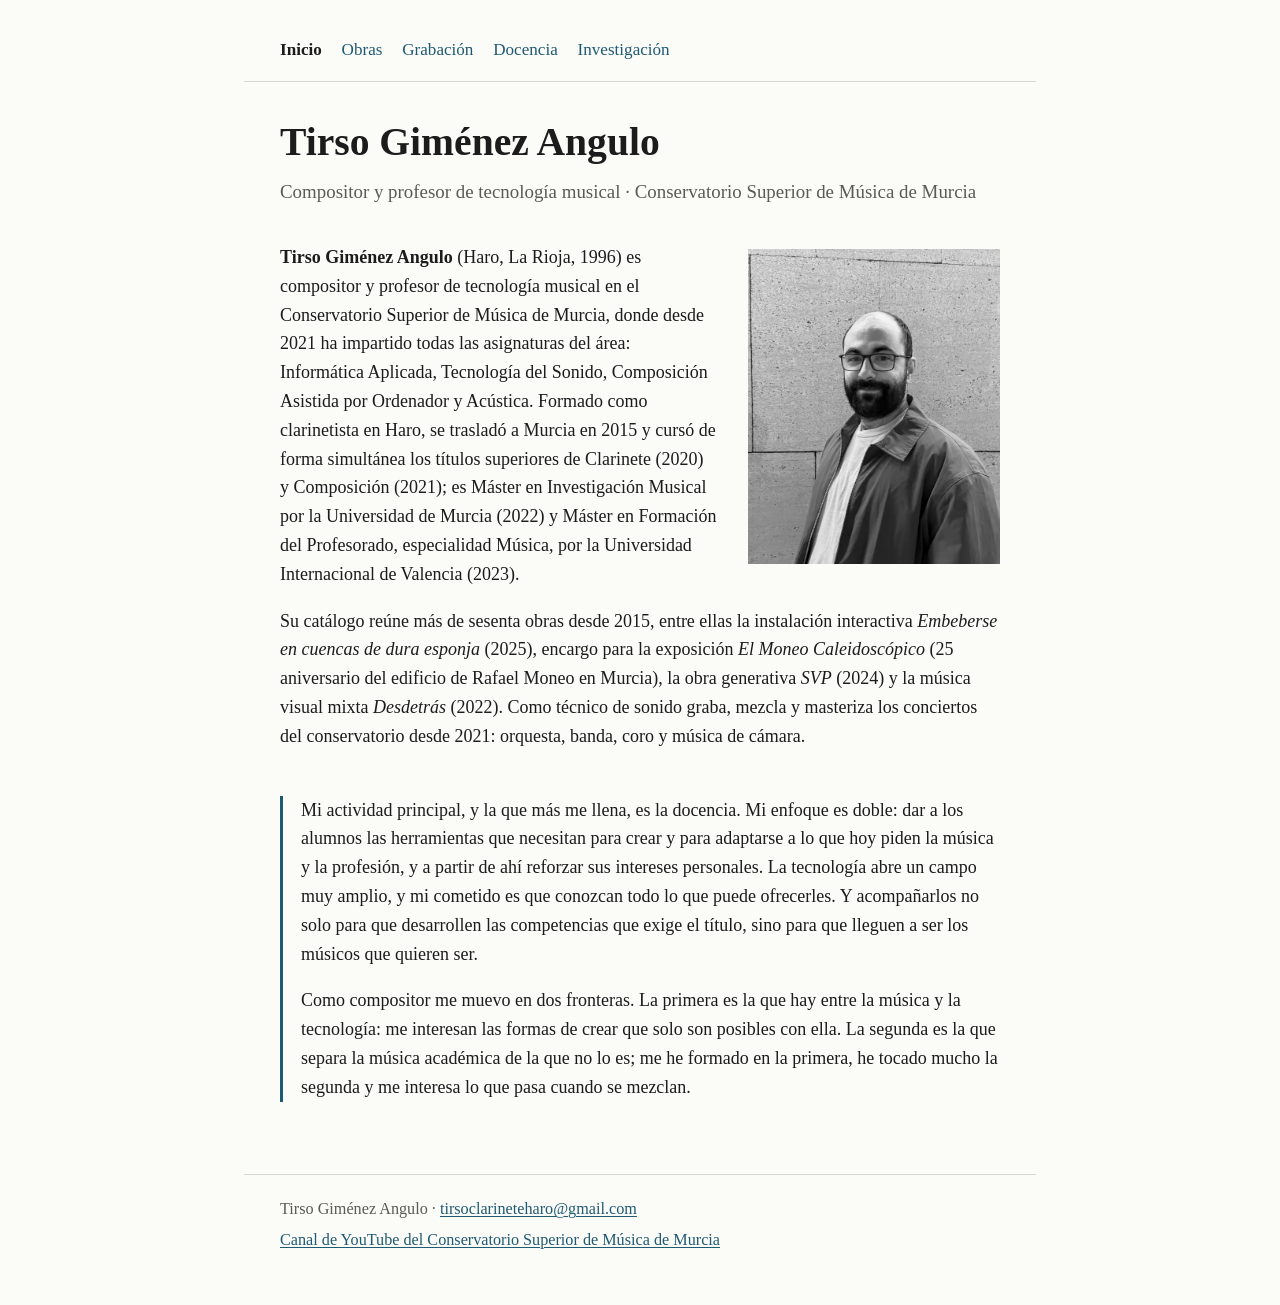
<file: index.html>
<!DOCTYPE html>
<html lang="es">
<head>
  <meta charset="utf-8">
  <meta name="viewport" content="width=device-width, initial-scale=1">
  <title>Tirso Giménez Angulo · Compositor y profesor de tecnología musical</title>
  <meta name="description" content="Tirso Giménez Angulo, compositor y profesor de tecnología musical en el Conservatorio Superior de Música de Murcia: obras, grabaciones, docencia e investigación.">
  <link rel="canonical" href="https://tirsogimenez.es/">
  <meta property="og:type" content="website">
  <meta property="og:locale" content="es_ES">
  <meta property="og:url" content="https://tirsogimenez.es/">
  <meta property="og:title" content="Tirso Giménez Angulo · Compositor y profesor de tecnología musical">
  <meta property="og:description" content="Compositor y profesor de tecnología musical en el Conservatorio Superior de Música de Murcia: obras, grabaciones, docencia e investigación.">
  <meta property="og:image" content="https://tirsogimenez.es/img/tirso-og.jpg">
  <meta property="og:image:width" content="1200">
  <meta property="og:image:height" content="630">
  <meta property="og:image:alt" content="Retrato de Tirso Giménez Angulo, compositor y profesor de tecnología musical">
  <meta name="twitter:card" content="summary_large_image">
  <link rel="icon" href="data:,">
  <link rel="stylesheet" href="style.css?v=2">
</head>
<body>
  <header class="cabecera">
    <nav aria-label="Principal">
      <ul>
        <li><a href="index.html" aria-current="page">Inicio</a></li>
        <li><a href="obras.html">Obras</a></li>
        <li><a href="grabacion.html">Grabación</a></li>
        <li><a href="docencia.html">Docencia</a></li>
        <li><a href="investigacion.html">Investigación</a></li>
      </ul>
    </nav>
  </header>

  <main>
    <h1>Tirso Giménez Angulo</h1>
    <p class="subtitulo">Compositor y profesor de tecnología musical · Conservatorio Superior de Música de Murcia</p>

    <img class="retrato" src="img/tirso.webp" width="640" height="800" alt="Retrato de Tirso Giménez Angulo">

    <p><strong>Tirso Giménez Angulo</strong> (Haro, La Rioja, 1996) es compositor y profesor de tecnología musical en el Conservatorio Superior de Música de Murcia, donde desde 2021 ha impartido todas las asignaturas del área: Informática Aplicada, Tecnología del Sonido, Composición Asistida por Ordenador y Acústica. Formado como clarinetista en Haro, se trasladó a Murcia en 2015 y cursó de forma simultánea los títulos superiores de Clarinete (2020) y Composición (2021); es Máster en Investigación Musical por la Universidad de Murcia (2022) y Máster en Formación del Profesorado, especialidad Música, por la Universidad Internacional de Valencia (2023).</p>

    <p>Su catálogo reúne más de sesenta obras desde 2015, entre ellas la instalación interactiva <em>Embeberse en cuencas de dura esponja</em> (2025), encargo para la exposición <em>El Moneo Caleidoscópico</em> (25 aniversario del edificio de Rafael Moneo en Murcia), la obra generativa <em>SVP</em> (2024) y la música visual mixta <em>Desdetrás</em> (2022). Como técnico de sonido graba, mezcla y masteriza los conciertos del conservatorio desde 2021: orquesta, banda, coro y música de cámara.</p>

    <section class="declaracion" aria-label="Declaración">
      <p>Mi actividad principal, y la que más me llena, es la docencia. Mi enfoque es doble: dar a los alumnos las herramientas que necesitan para crear y para adaptarse a lo que hoy piden la música y la profesión, y a partir de ahí reforzar sus intereses personales. La tecnología abre un campo muy amplio, y mi cometido es que conozcan todo lo que puede ofrecerles. Y acompañarlos no solo para que desarrollen las competencias que exige el título, sino para que lleguen a ser los músicos que quieren ser.</p>

      <p>Como compositor me muevo en dos fronteras. La primera es la que hay entre la música y la tecnología: me interesan las formas de crear que solo son posibles con ella. La segunda es la que separa la música académica de la que no lo es; me he formado en la primera, he tocado mucho la segunda y me interesa lo que pasa cuando se mezclan.</p>
    </section>
  </main>

  <footer class="pie">
    <p>Tirso Giménez Angulo · <a href="mailto:tirsoclarineteharo@gmail.com">tirsoclarineteharo@gmail.com</a></p>
    <p><a href="https://www.youtube.com/@CSMMassotti/videos">Canal de YouTube del Conservatorio Superior de Música de Murcia</a></p>
  </footer>
</body>
</html>
</file>
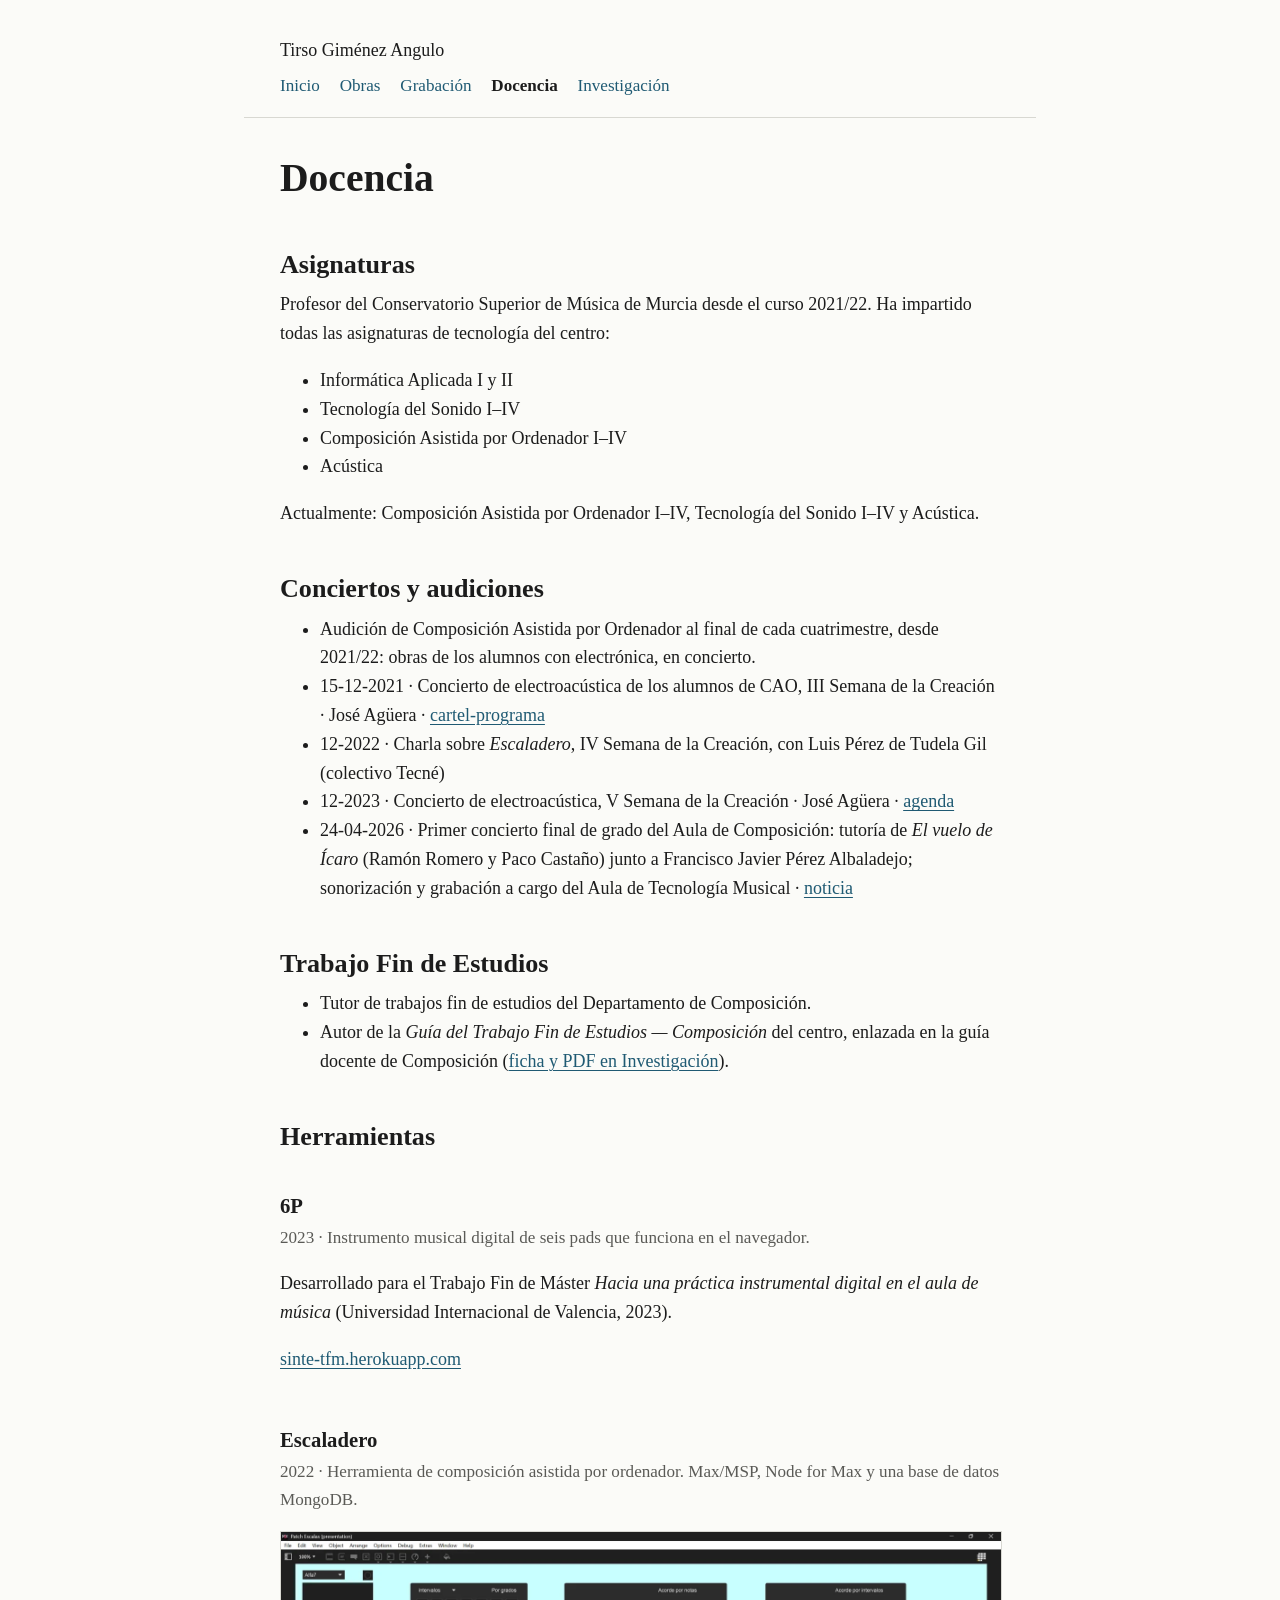
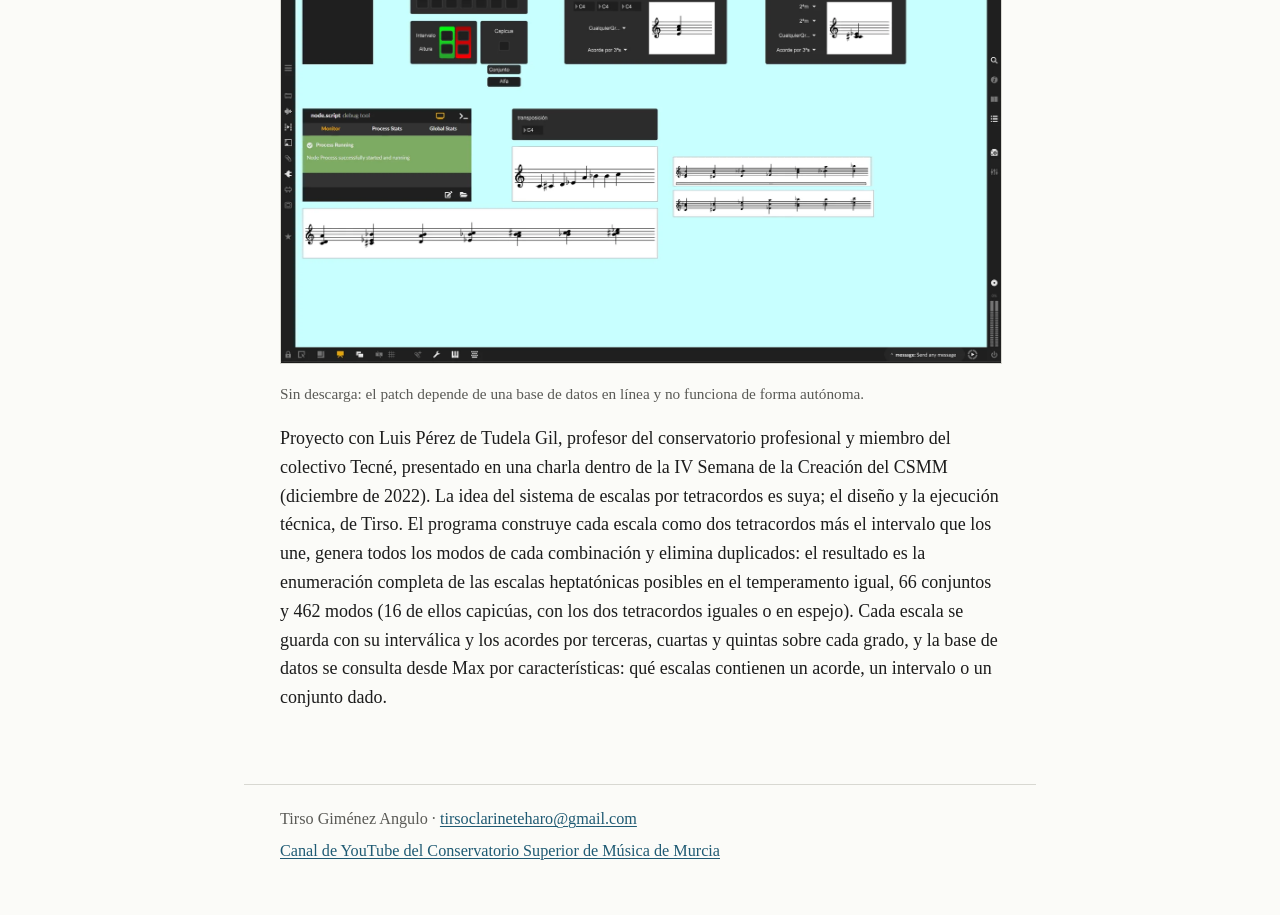
<file: docencia.html>
<!DOCTYPE html>
<html lang="es">
<head>
  <meta charset="utf-8">
  <meta name="viewport" content="width=device-width, initial-scale=1">
  <title>Docencia · Tirso Giménez Angulo</title>
  <meta name="description" content="Docencia de Tirso Giménez Angulo en el Conservatorio Superior de Música de Murcia: asignaturas de tecnología musical, conciertos y audiciones, tutoría de trabajos fin de estudios y herramientas (6P, Escaladero).">
  <link rel="canonical" href="https://tirsogimenez.es/docencia.html">
  <meta property="og:type" content="website">
  <meta property="og:locale" content="es_ES">
  <meta property="og:url" content="https://tirsogimenez.es/docencia.html">
  <meta property="og:title" content="Docencia · Tirso Giménez Angulo">
  <meta property="og:description" content="Asignaturas de tecnología musical en el Conservatorio Superior de Música de Murcia, conciertos y audiciones, tutoría de trabajos fin de estudios y herramientas (6P, Escaladero).">
  <meta property="og:image" content="https://tirsogimenez.es/img/tirso-og.jpg">
  <meta property="og:image:width" content="1200">
  <meta property="og:image:height" content="630">
  <meta property="og:image:alt" content="Retrato de Tirso Giménez Angulo, compositor y profesor de tecnología musical">
  <meta name="twitter:card" content="summary_large_image">
  <link rel="icon" href="data:,">
  <link rel="stylesheet" href="style.css?v=2">
</head>
<body>
  <header class="cabecera">
    <p class="marca"><a href="index.html">Tirso Giménez Angulo</a></p>
    <nav aria-label="Principal">
      <ul>
        <li><a href="index.html">Inicio</a></li>
        <li><a href="obras.html">Obras</a></li>
        <li><a href="grabacion.html">Grabación</a></li>
        <li><a href="docencia.html" aria-current="page">Docencia</a></li>
        <li><a href="investigacion.html">Investigación</a></li>
      </ul>
    </nav>
  </header>

  <main>
    <h1>Docencia</h1>

    <h2 id="asignaturas">Asignaturas</h2>
    <p>Profesor del Conservatorio Superior de Música de Murcia desde el curso 2021/22. Ha impartido todas las asignaturas de tecnología del centro:</p>
    <ul>
      <li>Informática Aplicada I y II</li>
      <li>Tecnología del Sonido I–IV</li>
      <li>Composición Asistida por Ordenador I–IV</li>
      <li>Acústica</li>
    </ul>
    <p>Actualmente: Composición Asistida por Ordenador I–IV, Tecnología del Sonido I–IV y Acústica.</p>

    <h2 id="conciertos">Conciertos y audiciones</h2>
    <ul>
      <li>Audición de Composición Asistida por Ordenador al final de cada cuatrimestre, desde 2021/22: obras de los alumnos con electrónica, en concierto.</li>
      <li>15-12-2021 · Concierto de electroacústica de los alumnos de CAO, III Semana de la Creación · José Agüera · <a href="https://csmmurcia.com/wp-content/uploads/2021/11/III-Semana-de-la-Creaci%C3%B3n.pdf">cartel-programa</a></li>
      <li>12-2022 · Charla sobre <em>Escaladero</em>, IV Semana de la Creación, con Luis Pérez de Tudela Gil (colectivo Tecné)</li>
      <li>12-2023 · Concierto de electroacústica, V Semana de la Creación · José Agüera · <a href="https://csmmurcia.com/wp-content/uploads/2021/12/agenda-IV-Semana-de-la-Creaci%C3%B3n.pdf">agenda</a></li>
      <li>24-04-2026 · Primer concierto final de grado del Aula de Composición: tutoría de <em>El vuelo de Ícaro</em> (Ramón Romero y Paco Castaño) junto a Francisco Javier Pérez Albaladejo; sonorización y grabación a cargo del Aula de Tecnología Musical · <a href="https://csmmurcia.com/el-aula-de-composicion-del-conservatorio-superior-de-musica-de-murcia-celebra-su-primer-concierto-final-de-grado/">noticia</a></li>
    </ul>

    <h2 id="tfe">Trabajo Fin de Estudios</h2>
    <ul>
      <li>Tutor de trabajos fin de estudios del Departamento de Composición.</li>
      <li>Autor de la <em>Guía del Trabajo Fin de Estudios — Composición</em> del centro, enlazada en la guía docente de Composición (<a href="investigacion.html#guia-tfe">ficha y PDF en Investigación</a>).</li>
    </ul>

    <h2 id="herramientas">Herramientas</h2>

    <article class="ficha" id="seis-p">
      <h3>6P</h3>
      <p class="meta">2023 · Instrumento musical digital de seis pads que funciona en el navegador.</p>
      <p>Desarrollado para el Trabajo Fin de Máster <em>Hacia una práctica instrumental digital en el aula de música</em> (Universidad Internacional de Valencia, 2023).</p>
      <p><a href="https://sinte-tfm.herokuapp.com/">sinte-tfm.herokuapp.com</a></p>
    </article>

    <article class="ficha" id="escaladero">
      <h3>Escaladero</h3>
      <p class="meta">2022 · Herramienta de composición asistida por ordenador. Max/MSP, Node for Max y una base de datos MongoDB.</p>
      <img src="docencia/escaladero-captura.webp" width="1600" height="957" alt="Captura de pantalla del patch de Escaladero en Max/MSP: selectores de escala, intervalos y acordes por grados, y pentagramas con la escala y sus acordes." loading="lazy">
      <p class="credito">Sin descarga: el patch depende de una base de datos en línea y no funciona de forma autónoma.</p>
      <p>Proyecto con Luis Pérez de Tudela Gil, profesor del conservatorio profesional y miembro del colectivo Tecné, presentado en una charla dentro de la IV Semana de la Creación del CSMM (diciembre de 2022). La idea del sistema de escalas por tetracordos es suya; el diseño y la ejecución técnica, de Tirso. El programa construye cada escala como dos tetracordos más el intervalo que los une, genera todos los modos de cada combinación y elimina duplicados: el resultado es la enumeración completa de las escalas heptatónicas posibles en el temperamento igual, 66 conjuntos y 462 modos (16 de ellos capicúas, con los dos tetracordos iguales o en espejo). Cada escala se guarda con su interválica y los acordes por terceras, cuartas y quintas sobre cada grado, y la base de datos se consulta desde Max por características: qué escalas contienen un acorde, un intervalo o un conjunto dado.</p>
    </article>
  </main>

  <footer class="pie">
    <p>Tirso Giménez Angulo · <a href="mailto:tirsoclarineteharo@gmail.com">tirsoclarineteharo@gmail.com</a></p>
    <p><a href="https://www.youtube.com/@CSMMassotti/videos">Canal de YouTube del Conservatorio Superior de Música de Murcia</a></p>
  </footer>
</body>
</html>
</file>
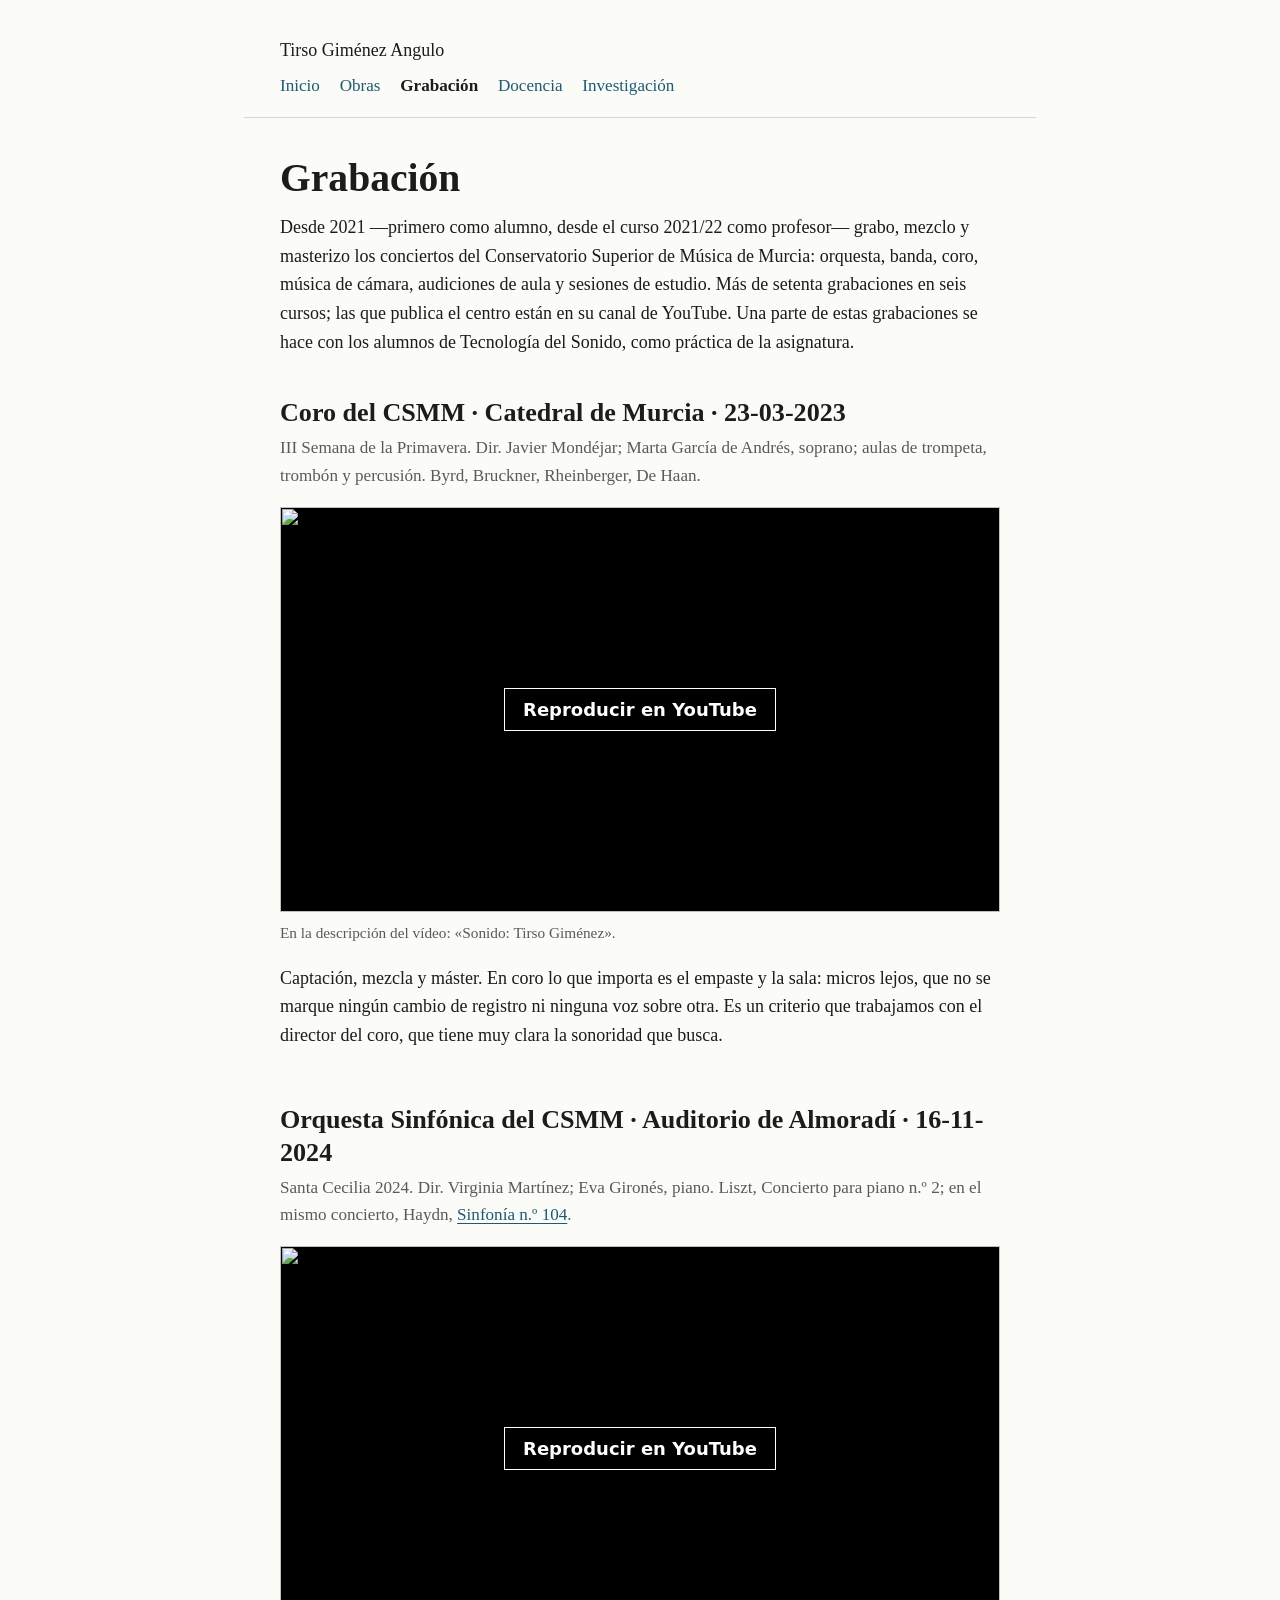
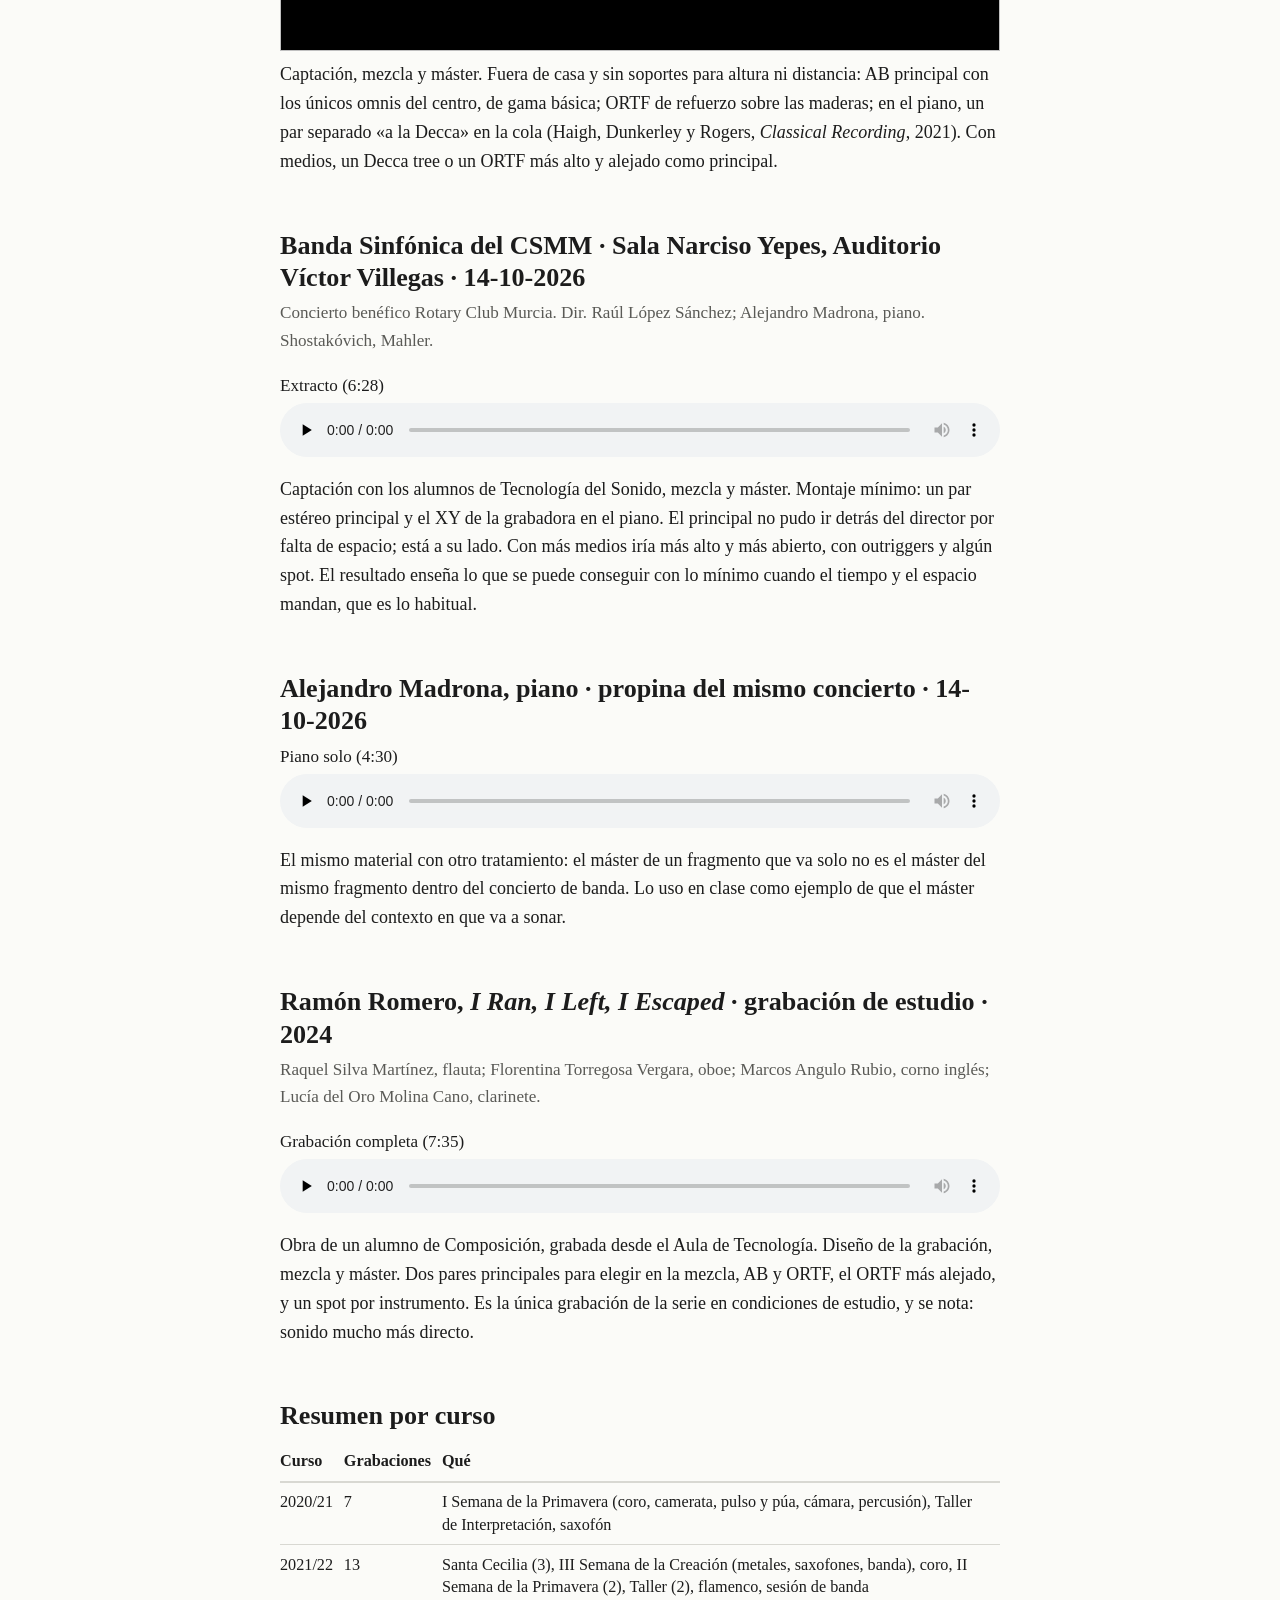
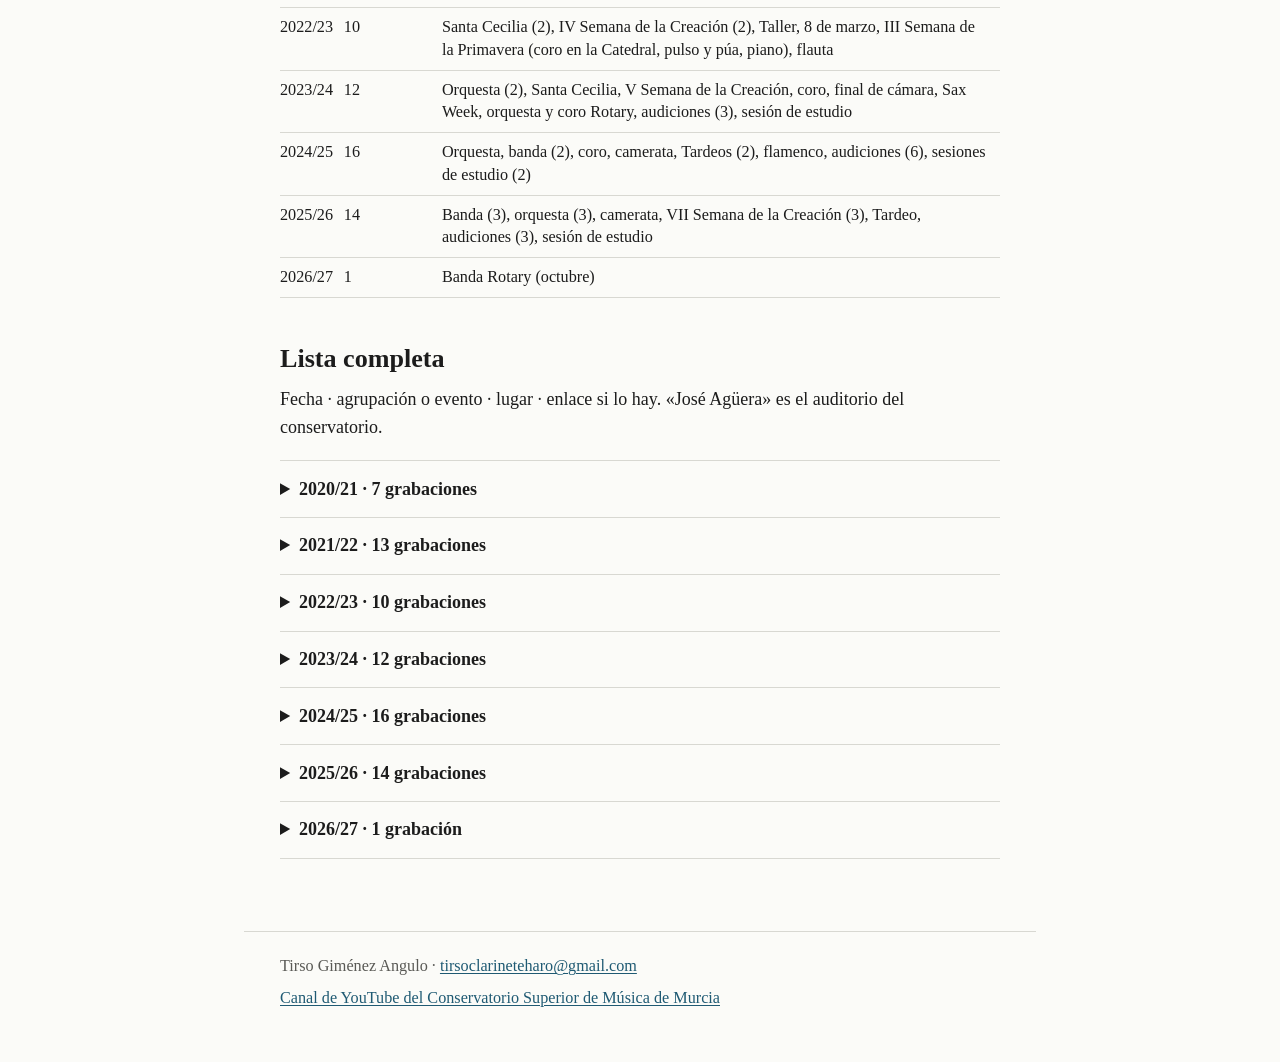
<file: grabacion.html>
<!DOCTYPE html>
<html lang="es">
<head>
  <meta charset="utf-8">
  <meta name="viewport" content="width=device-width, initial-scale=1">
  <title>Grabación · Tirso Giménez Angulo</title>
  <meta name="description" content="Grabaciones de Tirso Giménez Angulo: captación, mezcla y máster de los conciertos del Conservatorio Superior de Música de Murcia desde 2021, con ejemplos y lista completa por curso.">
  <link rel="canonical" href="https://tirsogimenez.es/grabacion.html">
  <meta property="og:type" content="website">
  <meta property="og:locale" content="es_ES">
  <meta property="og:url" content="https://tirsogimenez.es/grabacion.html">
  <meta property="og:title" content="Grabación · Tirso Giménez Angulo">
  <meta property="og:description" content="Captación, mezcla y máster de los conciertos del Conservatorio Superior de Música de Murcia desde 2021, con ejemplos y lista completa por curso.">
  <meta property="og:image" content="https://tirsogimenez.es/img/tirso-og.jpg">
  <meta property="og:image:width" content="1200">
  <meta property="og:image:height" content="630">
  <meta property="og:image:alt" content="Retrato de Tirso Giménez Angulo, compositor y profesor de tecnología musical">
  <meta name="twitter:card" content="summary_large_image">
  <link rel="icon" href="data:,">
  <link rel="stylesheet" href="style.css?v=2">
</head>
<body>
  <header class="cabecera">
    <p class="marca"><a href="index.html">Tirso Giménez Angulo</a></p>
    <nav aria-label="Principal">
      <ul>
        <li><a href="index.html">Inicio</a></li>
        <li><a href="obras.html">Obras</a></li>
        <li><a href="grabacion.html" aria-current="page">Grabación</a></li>
        <li><a href="docencia.html">Docencia</a></li>
        <li><a href="investigacion.html">Investigación</a></li>
      </ul>
    </nav>
  </header>

  <main>
    <h1>Grabación</h1>

    <p>Desde 2021 —primero como alumno, desde el curso 2021/22 como profesor— grabo, mezclo y masterizo los conciertos del Conservatorio Superior de Música de Murcia: orquesta, banda, coro, música de cámara, audiciones de aula y sesiones de estudio. Más de setenta grabaciones en seis cursos; las que publica el centro están en su canal de YouTube. Una parte de estas grabaciones se hace con los alumnos de Tecnología del Sonido, como práctica de la asignatura.</p>

    <article class="ficha" id="coro-catedral">
      <h2>Coro del CSMM · Catedral de Murcia · 23-03-2023</h2>
      <p class="meta">III Semana de la Primavera. Dir. Javier Mondéjar; Marta García de Andrés, soprano; aulas de trompeta, trombón y percusión. Byrd, Bruckner, Rheinberger, De Haan.</p>
      <div class="video">
        <iframe src="https://www.youtube-nocookie.com/embed/W6j96dr0T44" srcdoc="<style>html,body{margin:0;height:100%;background:#000}a{display:flex;align-items:center;justify-content:center;width:100%;height:100%;text-decoration:none;color:#fff}img{position:absolute;inset:0;width:100%;height:100%;object-fit:cover}span{position:relative;padding:.5em 1em;background:rgba(0,0,0,.72);font:600 18px/1.3 system-ui,sans-serif;border:1px solid #fff}</style><a href='https://www.youtube-nocookie.com/embed/W6j96dr0T44?autoplay=1'><img src='https://i.ytimg.com/vi/W6j96dr0T44/hqdefault.jpg' alt=''><span>Reproducir en YouTube</span></a>" title="Coro del CSMM en la Catedral de Murcia, 23 de marzo de 2023, vídeo en YouTube" loading="lazy" allow="autoplay; encrypted-media; picture-in-picture" referrerpolicy="strict-origin-when-cross-origin" allowfullscreen></iframe>
      </div>
      <p class="credito">En la descripción del vídeo: «Sonido: Tirso Giménez».</p>
      <p>Captación, mezcla y máster. En coro lo que importa es el empaste y la sala: micros lejos, que no se marque ningún cambio de registro ni ninguna voz sobre otra. Es un criterio que trabajamos con el director del coro, que tiene muy clara la sonoridad que busca.</p>
    </article>

    <article class="ficha" id="orquesta-almoradi">
      <h2>Orquesta Sinfónica del CSMM · Auditorio de Almoradí · 16-11-2024</h2>
      <p class="meta">Santa Cecilia 2024. Dir. Virginia Martínez; Eva Gironés, piano. Liszt, Concierto para piano n.º 2; en el mismo concierto, Haydn, <a href="https://www.youtube.com/watch?v=i6kxRC52onU">Sinfonía n.º 104</a>.</p>
      <div class="video">
        <iframe src="https://www.youtube-nocookie.com/embed/ntUm0Ch_aio" srcdoc="<style>html,body{margin:0;height:100%;background:#000}a{display:flex;align-items:center;justify-content:center;width:100%;height:100%;text-decoration:none;color:#fff}img{position:absolute;inset:0;width:100%;height:100%;object-fit:cover}span{position:relative;padding:.5em 1em;background:rgba(0,0,0,.72);font:600 18px/1.3 system-ui,sans-serif;border:1px solid #fff}</style><a href='https://www.youtube-nocookie.com/embed/ntUm0Ch_aio?autoplay=1'><img src='https://i.ytimg.com/vi/ntUm0Ch_aio/hqdefault.jpg' alt=''><span>Reproducir en YouTube</span></a>" title="Orquesta Sinfónica del CSMM, Liszt, Concierto para piano n.º 2, Almoradí, 16 de noviembre de 2024, vídeo en YouTube" loading="lazy" allow="autoplay; encrypted-media; picture-in-picture" referrerpolicy="strict-origin-when-cross-origin" allowfullscreen></iframe>
      </div>
      <p>Captación, mezcla y máster. Fuera de casa y sin soportes para altura ni distancia: AB principal con los únicos omnis del centro, de gama básica; ORTF de refuerzo sobre las maderas; en el piano, un par separado «a la Decca» en la cola (Haigh, Dunkerley y Rogers, <em>Classical Recording</em>, 2021). Con medios, un Decca tree o un ORTF más alto y alejado como principal.</p>
    </article>

    <article class="ficha" id="banda-rotary">
      <h2>Banda Sinfónica del CSMM · Sala Narciso Yepes, Auditorio Víctor Villegas · 14-10-2026</h2>
      <p class="meta">Concierto benéfico Rotary Club Murcia. Dir. Raúl López Sánchez; Alejandro Madrona, piano. Shostakóvich, Mahler.</p>
      <div class="audio">
        <p>Extracto (6:28)</p>
        <audio controls preload="none" src="grabacion/banda-rotary-2026.mp3"></audio>
      </div>
      <p>Captación con los alumnos de Tecnología del Sonido, mezcla y máster. Montaje mínimo: un par estéreo principal y el XY de la grabadora en el piano. El principal no pudo ir detrás del director por falta de espacio; está a su lado. Con más medios iría más alto y más abierto, con outriggers y algún spot. El resultado enseña lo que se puede conseguir con lo mínimo cuando el tiempo y el espacio mandan, que es lo habitual.</p>
    </article>

    <article class="ficha" id="madrona-piano">
      <h2>Alejandro Madrona, piano · propina del mismo concierto · 14-10-2026</h2>
      <div class="audio">
        <p>Piano solo (4:30)</p>
        <audio controls preload="none" src="grabacion/madrona-piano-solo-2026.mp3"></audio>
      </div>
      <p>El mismo material con otro tratamiento: el máster de un fragmento que va solo no es el máster del mismo fragmento dentro del concierto de banda. Lo uso en clase como ejemplo de que el máster depende del contexto en que va a sonar.</p>
    </article>

    <article class="ficha" id="romero">
      <h2>Ramón Romero, <em>I Ran, I Left, I Escaped</em> · grabación de estudio · 2024</h2>
      <p class="meta">Raquel Silva Martínez, flauta; Florentina Torregosa Vergara, oboe; Marcos Angulo Rubio, corno inglés; Lucía del Oro Molina Cano, clarinete.</p>
      <div class="audio">
        <p>Grabación completa (7:35)</p>
        <audio controls preload="none" src="grabacion/romero-i-ran-i-left-i-escaped.mp3"></audio>
      </div>
      <p>Obra de un alumno de Composición, grabada desde el Aula de Tecnología. Diseño de la grabación, mezcla y máster. Dos pares principales para elegir en la mezcla, AB y ORTF, el ORTF más alejado, y un spot por instrumento. Es la única grabación de la serie en condiciones de estudio, y se nota: sonido mucho más directo.</p>
    </article>

    <h2 id="resumen">Resumen por curso</h2>
    <div class="tabla">
      <table>
        <thead>
          <tr><th class="num">Curso</th><th class="num">Grabaciones</th><th>Qué</th></tr>
        </thead>
        <tbody>
          <tr><td class="num">2020/21</td><td class="num">7</td><td>I Semana de la Primavera (coro, camerata, pulso y púa, cámara, percusión), Taller de Interpretación, saxofón</td></tr>
          <tr><td class="num">2021/22</td><td class="num">13</td><td>Santa Cecilia (3), III Semana de la Creación (metales, saxofones, banda), coro, II Semana de la Primavera (2), Taller (2), flamenco, sesión de banda</td></tr>
          <tr><td class="num">2022/23</td><td class="num">10</td><td>Santa Cecilia (2), IV Semana de la Creación (2), Taller, 8 de marzo, III Semana de la Primavera (coro en la Catedral, pulso y púa, piano), flauta</td></tr>
          <tr><td class="num">2023/24</td><td class="num">12</td><td>Orquesta (2), Santa Cecilia, V Semana de la Creación, coro, final de cámara, Sax Week, orquesta y coro Rotary, audiciones (3), sesión de estudio</td></tr>
          <tr><td class="num">2024/25</td><td class="num">16</td><td>Orquesta, banda (2), coro, camerata, Tardeos (2), flamenco, audiciones (6), sesiones de estudio (2)</td></tr>
          <tr><td class="num">2025/26</td><td class="num">14</td><td>Banda (3), orquesta (3), camerata, VII Semana de la Creación (3), Tardeo, audiciones (3), sesión de estudio</td></tr>
          <tr><td class="num">2026/27</td><td class="num">1</td><td>Banda Rotary (octubre)</td></tr>
        </tbody>
      </table>
    </div>

    <h2 id="lista">Lista completa</h2>
    <p>Fecha · agrupación o evento · lugar · enlace si lo hay. «José Agüera» es el auditorio del conservatorio.</p>

    <details>
      <summary>2020/21 · 7 grabaciones</summary>
      <ul>
        <li>03-03-2021 · Concierto del Taller de Interpretación · José Agüera</li>
        <li>09-03-2021 · Audición del aula de saxofón · José Agüera</li>
        <li>22-03-2021 · Coro del CSMM, I Semana de la Primavera · José Agüera</li>
        <li>23-03-2021 · Camerata del CSMM, I Semana de la Primavera · José Agüera</li>
        <li>24-03-2021 · Orquesta de Pulso y Púa, concierto de presentación (dir. Fernando Espí), I Semana de la Primavera · José Agüera · YouTube <a href="https://www.youtube.com/watch?v=ApaTB7Vkleg">1</a>, <a href="https://www.youtube.com/watch?v=2qnIXc5v6u8">2</a>, <a href="https://www.youtube.com/watch?v=HhP3vVwtiuM">3</a>, <a href="https://www.youtube.com/watch?v=6t8-Ep0jZOk">4</a></li>
        <li>25-03-2021 · Música de cámara, I Semana de la Primavera · José Agüera</li>
        <li>26-03-2021 · Percusión (marimbas), I Semana de la Primavera · José Agüera</li>
      </ul>
    </details>

    <details>
      <summary>2021/22 · 13 grabaciones</summary>
      <ul>
        <li>23-11-2021 · Consort «Alfonso X», «Sonidos alfonsíes», Santa Cecilia · José Agüera · <a href="https://csmmurcia.com/wp-content/uploads/2021/11/Santa-cecilia-programa-21-1.pdf">programa</a></li>
        <li>24-11-2021 · Concierto de galardonados del I Concurso «Manuel Massotti Littel», Santa Cecilia · José Agüera · YouTube <a href="https://www.youtube.com/watch?v=MAohbQGkjK4">1</a>, <a href="https://www.youtube.com/watch?v=dQZT9MmBcTQ">2</a></li>
        <li>25-11-2021 · Concierto de profesores, Santa Cecilia · José Agüera · <a href="https://www.youtube.com/watch?v=MRh3tZGL3fs">YouTube</a></li>
        <li>13-12-2021 · Departamento de Viento Metal y Percusión, estrenos de alumnos de Composición, III Semana de la Creación · José Agüera · <a href="https://csmmurcia.com/wp-content/uploads/2021/11/III-Semana-de-la-Creaci%C3%B3n.pdf">cartel</a></li>
        <li>14-12-2021 · Ensemble de Saxofones del CSMM (dir. Antonio García Jorge), III Semana de la Creación · José Agüera · <a href="https://csmmurcia.com/wp-content/uploads/2021/11/III-Semana-de-la-Creaci%C3%B3n.pdf">cartel</a></li>
        <li>16-12-2021 · Banda Sinfónica, «Nuevos lenguajes para banda» (dir. Iñaki Lecumberri), III Semana de la Creación · José Agüera · <a href="https://csmmurcia.com/wp-content/uploads/2021/11/III-Semana-de-la-Creaci%C3%B3n.pdf">cartel</a></li>
        <li>03-02-2022 · Coro del CSMM (dir. Javier Mondéjar) · José Agüera · <a href="https://www.youtube.com/watch?v=WNWqgsZ8tPs">YouTube</a> <span class="cita">(«Toma de audio y mastering: Tirso Giménez»)</span></li>
        <li>28-02-2022 · Audición del Taller de Interpretación · José Agüera</li>
        <li>21-03-2022 · Banda Sinfónica, sesión de grabación para la clase de orquestación y arreglos</li>
        <li>06-04-2022 · Concierto de alumnos galardonados, II Semana de la Primavera · José Agüera · <a href="https://csmmurcia.com/wp-content/uploads/2022/04/Semana-Primavera-II-1.pdf">programa</a></li>
        <li>07-04-2022 · Concierto de profesores, II Semana de la Primavera · José Agüera · YouTube <a href="https://www.youtube.com/watch?v=j7ozfT-dmOE">1</a>, <a href="https://www.youtube.com/watch?v=hD4_x_7XNOM">2</a></li>
        <li>16-05-2022 · Audición del Taller de Interpretación · José Agüera</li>
        <li>17-05-2022 · Concierto de flamenco (guitarras, cante, marimbas) · José Agüera</li>
      </ul>
    </details>

    <details>
      <summary>2022/23 · 10 grabaciones</summary>
      <ul>
        <li>23-11-2022 · Concierto de alumnos ganadores de los concursos, Santa Cecilia · José Agüera · <a href="https://csmmurcia.com/wp-content/uploads/2022/11/Santa-cecilia-programa-22-2.pdf">programa</a></li>
        <li>24-11-2022 · Concierto de profesores, Santa Cecilia · José Agüera · YouTube <a href="https://www.youtube.com/watch?v=X0ZKh0H-u3A">1</a>, <a href="https://www.youtube.com/watch?v=62_5qcv92Go">2</a></li>
        <li>12-12-2022 · Trío Brotons, IV Semana de la Creación · José Agüera</li>
        <li>13-12-2022 · Estrenos de alumnos de Composición, IV Semana de la Creación · José Agüera</li>
        <li>19-12-2022 · Concierto del Taller de Interpretación · José Agüera</li>
        <li>08-03-2023 · Concierto homenaje del 8 de marzo · José Agüera · YouTube <a href="https://www.youtube.com/watch?v=bXCMygLGNpQ">1</a>, <a href="https://www.youtube.com/watch?v=OJI5F4eepqI">2</a>, <a href="https://www.youtube.com/watch?v=arqkuQz7VGM">3</a>, <a href="https://www.youtube.com/watch?v=Ity70ah0y8I">4</a></li>
        <li>23-03-2023 · Coro del CSMM (dir. Javier Mondéjar), III Semana de la Primavera · Catedral de Murcia · <a href="https://www.youtube.com/watch?v=W6j96dr0T44">YouTube</a> <span class="cita">(«Sonido: Tirso Giménez»)</span></li>
        <li>28-03-2023 · Orquesta de Pulso y Púa (dir. Fernando Espí), III Semana de la Primavera · José Agüera · <a href="https://csmmurcia.com/wp-content/uploads/2023/03/Semana-Primavera-III-2.pdf">programa</a></li>
        <li>29-03-2023 · Concierto de alumnos, Día del Piano, III Semana de la Primavera · José Agüera · <a href="https://csmmurcia.com/wp-content/uploads/2023/03/Semana-Primavera-III-2.pdf">programa</a></li>
        <li>05-2023 · Concierto de flauta en un museo (fecha por confirmar)</li>
      </ul>
    </details>

    <details>
      <summary>2023/24 · 12 grabaciones</summary>
      <ul>
        <li>20/21-11-2023 · Orquesta Sinfónica (dir. Virginia Martínez; Manuel Mondéjar Amat, saxofón), Santa Cecilia · Auditorio Víctor Villegas / Teatro Villa de Molina · YouTube <a href="https://www.youtube.com/watch?v=wd3n6MVb_Pc">1</a>, <a href="https://www.youtube.com/watch?v=wUvnB97CRO8">2</a></li>
        <li>23-11-2023 · Concierto de profesores, Santa Cecilia · José Agüera · <a href="https://www.youtube.com/watch?v=SCH4b1Pd8Js">YouTube</a> <span class="cita">(«Grabación y mastering: Tirso Giménez»)</span></li>
        <li>29-11-2023 · Quinteto de saxofones · José Agüera</li>
        <li>11-12-2023 · Grupo Taller de Interpretación (dir. Álvaro López Sánchez), estrenos de alumnos de Composición, V Semana de la Creación · José Agüera · <a href="https://csmmurcia.com/wp-content/uploads/2023/12/Programa-Taller-de-Interpretaci%C3%B3n.pdf">programa</a></li>
        <li>18-12-2023 · Audición de flauta (clase de Raquel Díaz) · José Agüera</li>
        <li>13-03-2024 · Coro del CSMM, «Tenebrae et Lux» · Parroquia de San Andrés · <a href="https://csmmurcia.com/el-coro-del-manuel-massotti-littel-inicia-el-ciclo-de-cuaresma-con-el-concierto-tenebrae-et-lux/">noticia</a></li>
        <li>21-03-2024 · Audición de Contrapunto · José Agüera</li>
        <li>24-04-2024 · Final del Concurso de Música de Cámara «Manuel de Juan Ayala» · Auditorio Víctor Villegas · YouTube <a href="https://www.youtube.com/watch?v=N77lOmyzagI">1</a>, <a href="https://www.youtube.com/watch?v=tzmiMahGB50">2</a>, <a href="https://www.youtube.com/watch?v=X7uRuTwA9XY">3</a>, <a href="https://www.youtube.com/watch?v=zpniX-Wjyq8">4</a>, <a href="https://www.youtube.com/watch?v=124S3C5dgiQ">5</a>, <a href="https://www.youtube.com/watch?v=HSo4rtI9gg4">6</a></li>
        <li>04-2024 · V Massotti Sax Week · José Agüera · YouTube <a href="https://www.youtube.com/watch?v=owSq5v4VLKk">1</a>, <a href="https://www.youtube.com/watch?v=dUzJGuOc3fs">2</a></li>
        <li>03-06-2024 · Orquesta Sinfónica (dir. Virginia Martínez) y Coro Maestro Gómez Villa, XIV Concierto Rotary · Auditorio Víctor Villegas · YouTube <a href="https://www.youtube.com/watch?v=4JHbKu0MBkE">1</a>, <a href="https://www.youtube.com/watch?v=DvOcFMpQ_-A">2</a></li>
        <li>06-2024 · Estrenos de alumnos de 1.º de Composición · José Agüera</li>
        <li>2024 · Sesión de estudio: Ramón Romero, <em>I Ran, I Left, I Escaped</em> (fecha por confirmar)</li>
      </ul>
    </details>

    <details>
      <summary>2024/25 · 16 grabaciones</summary>
      <ul>
        <li>10-10-2024 · «Gaya y el flamenco», guitarra flamenca · Museo Ramón Gaya · <a href="https://csmmurcia.com/un-viaje-por-los-palos-flamencos-en-honor-a-ramon-gaya-de-la-mano-del-manuel-massotti-littel/">noticia</a></li>
        <li>16-11-2024 · Orquesta Sinfónica (dir. Virginia Martínez; Eva Gironés, piano), Santa Cecilia · Auditorio de Almoradí · YouTube <a href="https://www.youtube.com/watch?v=i6kxRC52onU">1</a>, <a href="https://www.youtube.com/watch?v=ntUm0Ch_aio">2</a></li>
        <li>10-12-2024 · Cuarteto de saxofones, Semana de la Creación · José Agüera</li>
        <li>11-12-2024 · Audición de percusión · José Agüera</li>
        <li>13-12-2024 · Taller de Interpretación, «Concierto de estrenos: vanguardias y nuevas tendencias», El Tardeo del Massotti · José Agüera · <a href="https://csmmurcia.com/el-tardeo-del-massotti-vanguardias-nuevas-tendencias-y-estrenos-ineditos/">noticia</a></li>
        <li>17-12-2024 · Audición de flauta · José Agüera</li>
        <li>18-12-2024 · Audición de contrabajo · José Agüera</li>
        <li>12-2024 · Sesión de grabación: obras del Taller de composición contemporánea para voz y piano · José Agüera</li>
        <li>12-2024 · Sesión de grabación: instrumentos de púa (Constantino López) · José Agüera</li>
        <li>16-01-2025 · Banda Sinfónica (dir. Raúl López Sánchez; David Cámara, piano), II Concierto Benéfico Rotary Molina · Teatro Villa de Molina · <a href="https://csmmurcia.com/el-conservatorio-superior-de-musica-de-murcia-suma-su-talento-a-una-nueva-accion-solidaria-junto-al-rotary-club-de-molina-de-segura/">noticia</a></li>
        <li>31-01-2025 · «Entre cañas y latón», profesores de Viento Madera, El Tardeo del Massotti · José Agüera · YouTube <a href="https://www.youtube.com/watch?v=ueHmjvYlIxM">1</a>, <a href="https://www.youtube.com/watch?v=7aoTiiJKukA">2</a></li>
        <li>02/03-2025 · Camerata del CSMM (fecha por confirmar)</li>
        <li>22-03-2025 · Banda Sinfónica, «Del himno al ritmo» (dir. Raúl López Sánchez; segunda parte, Pablo Colomer) · José Agüera · <a href="https://csmmurcia.com/la-banda-sinfonica-del-conservatorio-ofrece-el-concierto-del-himno-al-ritmo-con-actuacion-especial-de-pablo-colomer/">noticia</a></li>
        <li>30-04-2025 · Coro del CSMM (dir. Javier Mondéjar) · José Agüera · <a href="https://www.youtube.com/watch?v=Jlew9ygJuEI">YouTube</a> <span class="cita">(«Sonido: Tirso Giménez»)</span></li>
        <li>06-05-2025 · Audición del aula de clarinete · José Agüera</li>
        <li>05-06-2025 · Audiciones finales de música de cámara · José Agüera</li>
      </ul>
    </details>

    <details>
      <summary>2025/26 · 14 grabaciones</summary>
      <ul>
        <li>27-10-2025 · Banda Sinfónica (dir. Raúl López Sánchez; Cristina Aracil, piano), XV Concierto Rotary · Auditorio Víctor Villegas · <a href="https://www.youtube.com/watch?v=DNO5bNAU66w">YouTube</a></li>
        <li>03-12-2025 · Audición del aula de trompeta · José Agüera</li>
        <li>10-12-2025 · Estrenos de alumnos de 1.º y 2.º de Composición, VII Semana de la Creación · Museo de la Ciencia y el Agua · <a href="https://csmmurcia.com/el-conservatorio-superior-de-musica-de-murcia-celebra-la-vii-semana-de-la-creacion-con-estrenos-seminarios-y-un-curso-de-composicion-multimedia/">noticia</a></li>
        <li>11-12-2025 · Audiciones de piano y clarinete · José Agüera</li>
        <li>12-12-2025 · Taller de Interpretación, «La tarde transfigurada», El Tardeo del Massotti · José Agüera · <a href="https://csmmurcia.com/el-conservatorio-superior-de-musica-de-murcia-presenta-la-tarde-transfigurada-segundo-concierto-de-la-ii-edicion-del-tardeo-del-massotti/">noticia</a></li>
        <li>17-12-2025 · Concierto Multimedia (curso de Carmen Kleykens), VII Semana de la Creación · José Agüera · <a href="https://csmmurcia.com/el-conservatorio-superior-de-musica-de-murcia-celebra-la-vii-semana-de-la-creacion-con-estrenos-seminarios-y-un-curso-de-composicion-multimedia/">noticia</a></li>
        <li>18-12-2025 · Audiciones de fagot y oboe · José Agüera</li>
        <li>23-01-2026 · Orquesta Sinfónica (Marc Felis, saxofón) · Auditorio de Almoradí · <a href="https://csmmurcia.com/la-orquesta-sinfonica-del-csmm-lleva-su-trabajo-al-auditorio-de-almoradi-el-viernes-23-de-enero/">noticia</a></li>
        <li>13-02-2026 · Banda Sinfónica (dir. Raúl López Sánchez; Fernando Espí, guitarra) · Auditorio de Almoradí · <a href="https://csmmurcia.com/la-banda-sinfonica-del-csmm-lleva-a-almoradi-un-concierto-centrado-en-las-esteticas-actuales-de-la-musica-sinfonica/">noticia</a></li>
        <li>02/03-2026 · Sesión de grabación: obras para piano y voz · José Agüera</li>
        <li>27-02-2026 · Camerata del CSMM (dir. Rezart Kapetani), El Tardeo del Massotti · José Agüera · <a href="https://csmmurcia.com/la-camerata-protagoniza-el-tardeo-del-massotti-del-27-de-febrero-con-un-viaje-musical-para-cuerda/">noticia</a></li>
        <li>26-03-2026 · Orquesta Sinfónica (Jordi Vidal y Virginia Martínez) · José Agüera · <a href="https://csmmurcia.com/la-orquesta-sinfonica-del-conservatorio-superior-de-musica-de-murcia-retoma-su-actividad-con-un-nuevo-programa-dedicado-al-repertorio-romantico/">noticia</a></li>
        <li>27-03-2026 · Orquesta Sinfónica · Auditorio de Teulada</li>
        <li>21-04-2026 · Sesión de grabación: Paco Castaño, <em>El triunfo de la muerte</em>, sexteto de violas · José Agüera · <a href="https://csmmurcia.com/el-aula-de-composicion-del-conservatorio-superior-de-musica-de-murcia-celebra-su-primer-concierto-final-de-grado/">noticia</a></li>
      </ul>
    </details>

    <details>
      <summary>2026/27 · 1 grabación</summary>
      <ul>
        <li>14-10-2026 · Banda Sinfónica (dir. Raúl López Sánchez; Alejandro Madrona, piano), Concierto Benéfico Rotary Club Murcia · Auditorio Víctor Villegas · <a href="https://csmmurcia.com/la-banda-sinfonica-del-massotti-afronta-un-exigente-repertorio-de-shostakovich-y-mahler-en-el-tradicional-concierto-solidario-organizado-con-rotary-club-murcia/">noticia</a></li>
      </ul>
    </details>
  </main>

  <footer class="pie">
    <p>Tirso Giménez Angulo · <a href="mailto:tirsoclarineteharo@gmail.com">tirsoclarineteharo@gmail.com</a></p>
    <p><a href="https://www.youtube.com/@CSMMassotti/videos">Canal de YouTube del Conservatorio Superior de Música de Murcia</a></p>
  </footer>
</body>
</html>
</file>
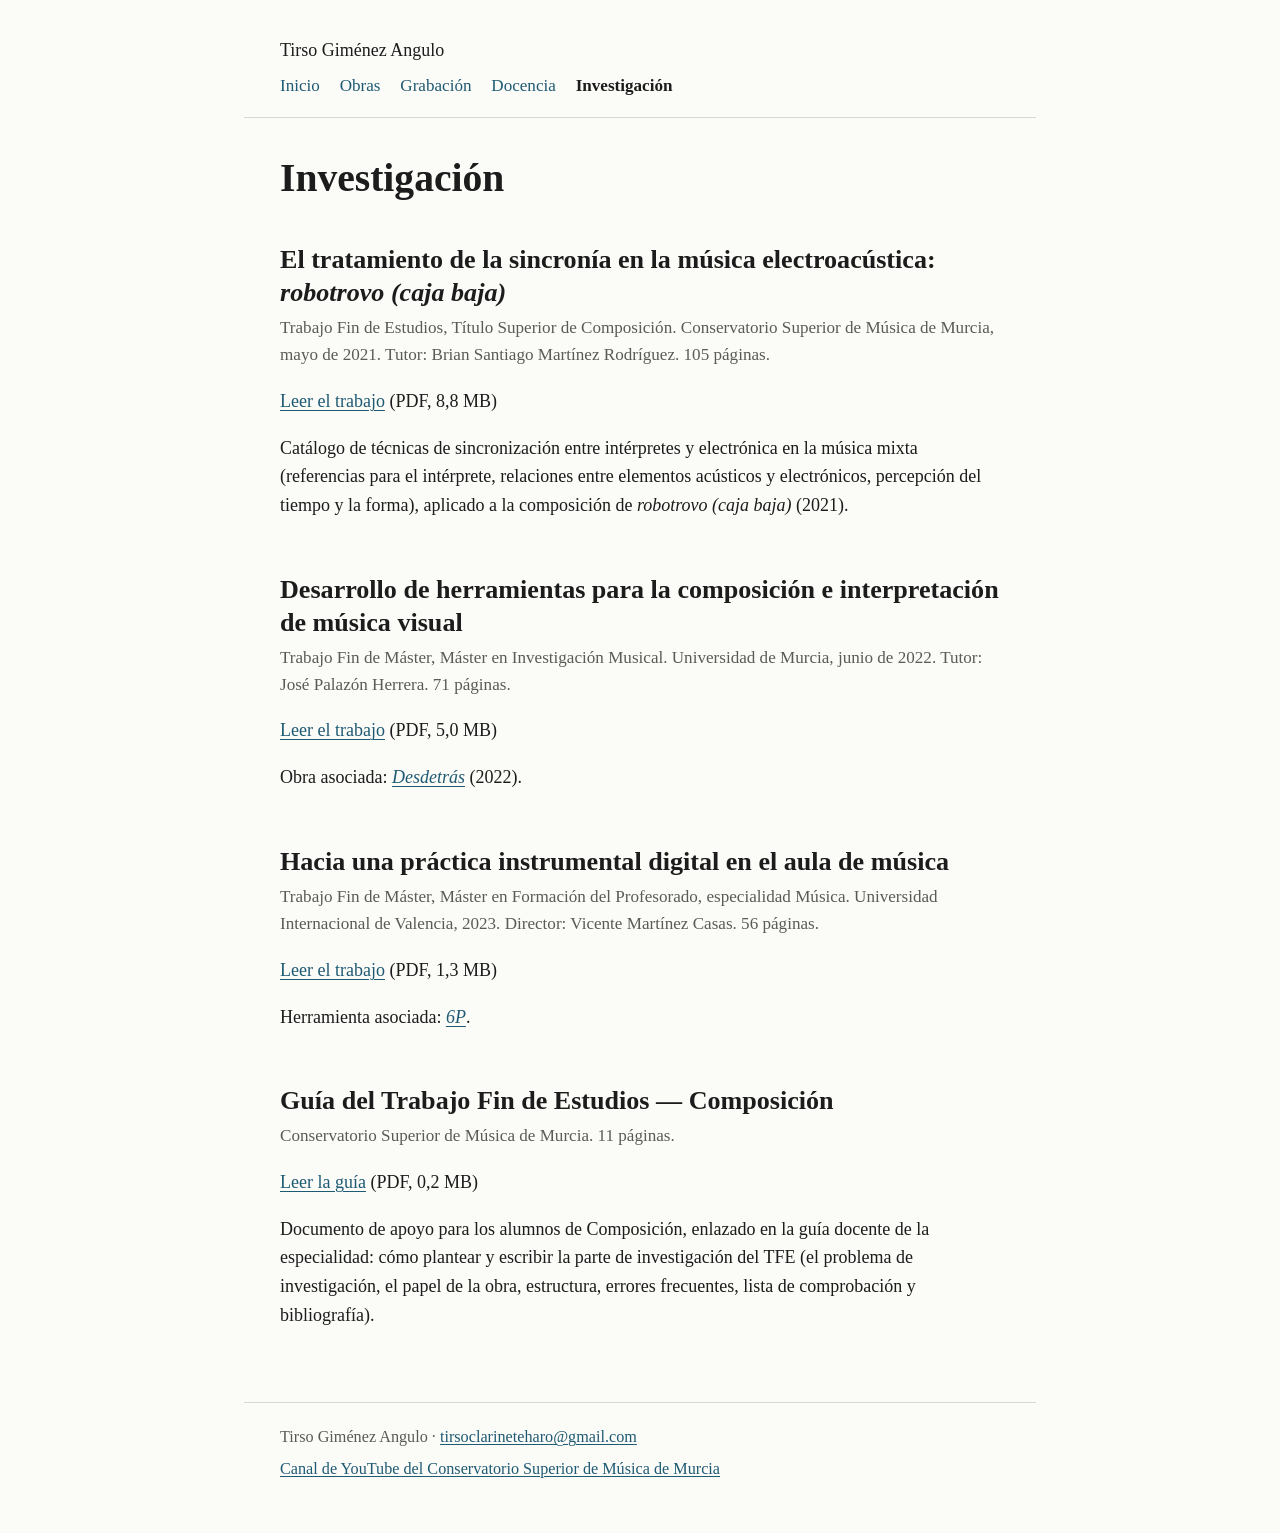
<file: investigacion.html>
<!DOCTYPE html>
<html lang="es">
<head>
  <meta charset="utf-8">
  <meta name="viewport" content="width=device-width, initial-scale=1">
  <title>Investigación · Tirso Giménez Angulo</title>
  <meta name="description" content="Investigación de Tirso Giménez Angulo: trabajo fin de estudios sobre sincronía en la música mixta, trabajos fin de máster sobre música visual y práctica instrumental digital, y guía del Trabajo Fin de Estudios de Composición. PDF descargables.">
  <link rel="canonical" href="https://tirsogimenez.es/investigacion.html">
  <meta property="og:type" content="website">
  <meta property="og:locale" content="es_ES">
  <meta property="og:url" content="https://tirsogimenez.es/investigacion.html">
  <meta property="og:title" content="Investigación · Tirso Giménez Angulo">
  <meta property="og:description" content="Trabajo fin de estudios sobre sincronía en la música mixta, trabajos fin de máster sobre música visual y práctica instrumental digital, y guía del Trabajo Fin de Estudios de Composición. PDF descargables.">
  <meta property="og:image" content="https://tirsogimenez.es/img/tirso-og.jpg">
  <meta property="og:image:width" content="1200">
  <meta property="og:image:height" content="630">
  <meta property="og:image:alt" content="Retrato de Tirso Giménez Angulo, compositor y profesor de tecnología musical">
  <meta name="twitter:card" content="summary_large_image">
  <link rel="icon" href="data:,">
  <link rel="stylesheet" href="style.css?v=2">
</head>
<body>
  <header class="cabecera">
    <p class="marca"><a href="index.html">Tirso Giménez Angulo</a></p>
    <nav aria-label="Principal">
      <ul>
        <li><a href="index.html">Inicio</a></li>
        <li><a href="obras.html">Obras</a></li>
        <li><a href="grabacion.html">Grabación</a></li>
        <li><a href="docencia.html">Docencia</a></li>
        <li><a href="investigacion.html" aria-current="page">Investigación</a></li>
      </ul>
    </nav>
  </header>

  <main>
    <h1>Investigación</h1>

    <article class="ficha" id="tfe-sincronia">
      <h2>El tratamiento de la sincronía en la música electroacústica: <em>robotrovo (caja baja)</em></h2>
      <p class="meta">Trabajo Fin de Estudios, Título Superior de Composición. Conservatorio Superior de Música de Murcia, mayo de 2021. Tutor: Brian Santiago Martínez Rodríguez. 105 páginas.</p>
      <p><a href="investigacion/tfe-sincronia-musica-mixta.pdf" target="_blank" rel="noopener">Leer el trabajo</a> (PDF, 8,8 MB)</p>
      <p>Catálogo de técnicas de sincronización entre intérpretes y electrónica en la música mixta (referencias para el intérprete, relaciones entre elementos acústicos y electrónicos, percepción del tiempo y la forma), aplicado a la composición de <em>robotrovo (caja baja)</em> (2021).</p>
    </article>

    <article class="ficha" id="tfm-musica-visual">
      <h2>Desarrollo de herramientas para la composición e interpretación de música visual</h2>
      <p class="meta">Trabajo Fin de Máster, Máster en Investigación Musical. Universidad de Murcia, junio de 2022. Tutor: José Palazón Herrera. 71 páginas.</p>
      <p><a href="investigacion/tfm-musica-visual.pdf" target="_blank" rel="noopener">Leer el trabajo</a> (PDF, 5,0 MB)</p>
      <p>Obra asociada: <a href="obras.html#desdetras"><em>Desdetrás</em></a> (2022).</p>
    </article>

    <article class="ficha" id="tfm-practica-digital">
      <h2>Hacia una práctica instrumental digital en el aula de música</h2>
      <p class="meta">Trabajo Fin de Máster, Máster en Formación del Profesorado, especialidad Música. Universidad Internacional de Valencia, 2023. Director: Vicente Martínez Casas. 56 páginas.</p>
      <p><a href="investigacion/tfm-practica-instrumental-digital.pdf" target="_blank" rel="noopener">Leer el trabajo</a> (PDF, 1,3 MB)</p>
      <p>Herramienta asociada: <a href="docencia.html#seis-p"><em>6P</em></a>.</p>
    </article>

    <article class="ficha" id="guia-tfe">
      <h2>Guía del Trabajo Fin de Estudios — Composición</h2>
      <p class="meta">Conservatorio Superior de Música de Murcia. 11 páginas.</p>
      <p><a href="investigacion/guia-tfe-composicion.pdf" target="_blank" rel="noopener">Leer la guía</a> (PDF, 0,2 MB)</p>
      <p>Documento de apoyo para los alumnos de Composición, enlazado en la guía docente de la especialidad: cómo plantear y escribir la parte de investigación del TFE (el problema de investigación, el papel de la obra, estructura, errores frecuentes, lista de comprobación y bibliografía).</p>
    </article>
  </main>

  <footer class="pie">
    <p>Tirso Giménez Angulo · <a href="mailto:tirsoclarineteharo@gmail.com">tirsoclarineteharo@gmail.com</a></p>
    <p><a href="https://www.youtube.com/@CSMMassotti/videos">Canal de YouTube del Conservatorio Superior de Música de Murcia</a></p>
  </footer>
</body>
</html>
</file>
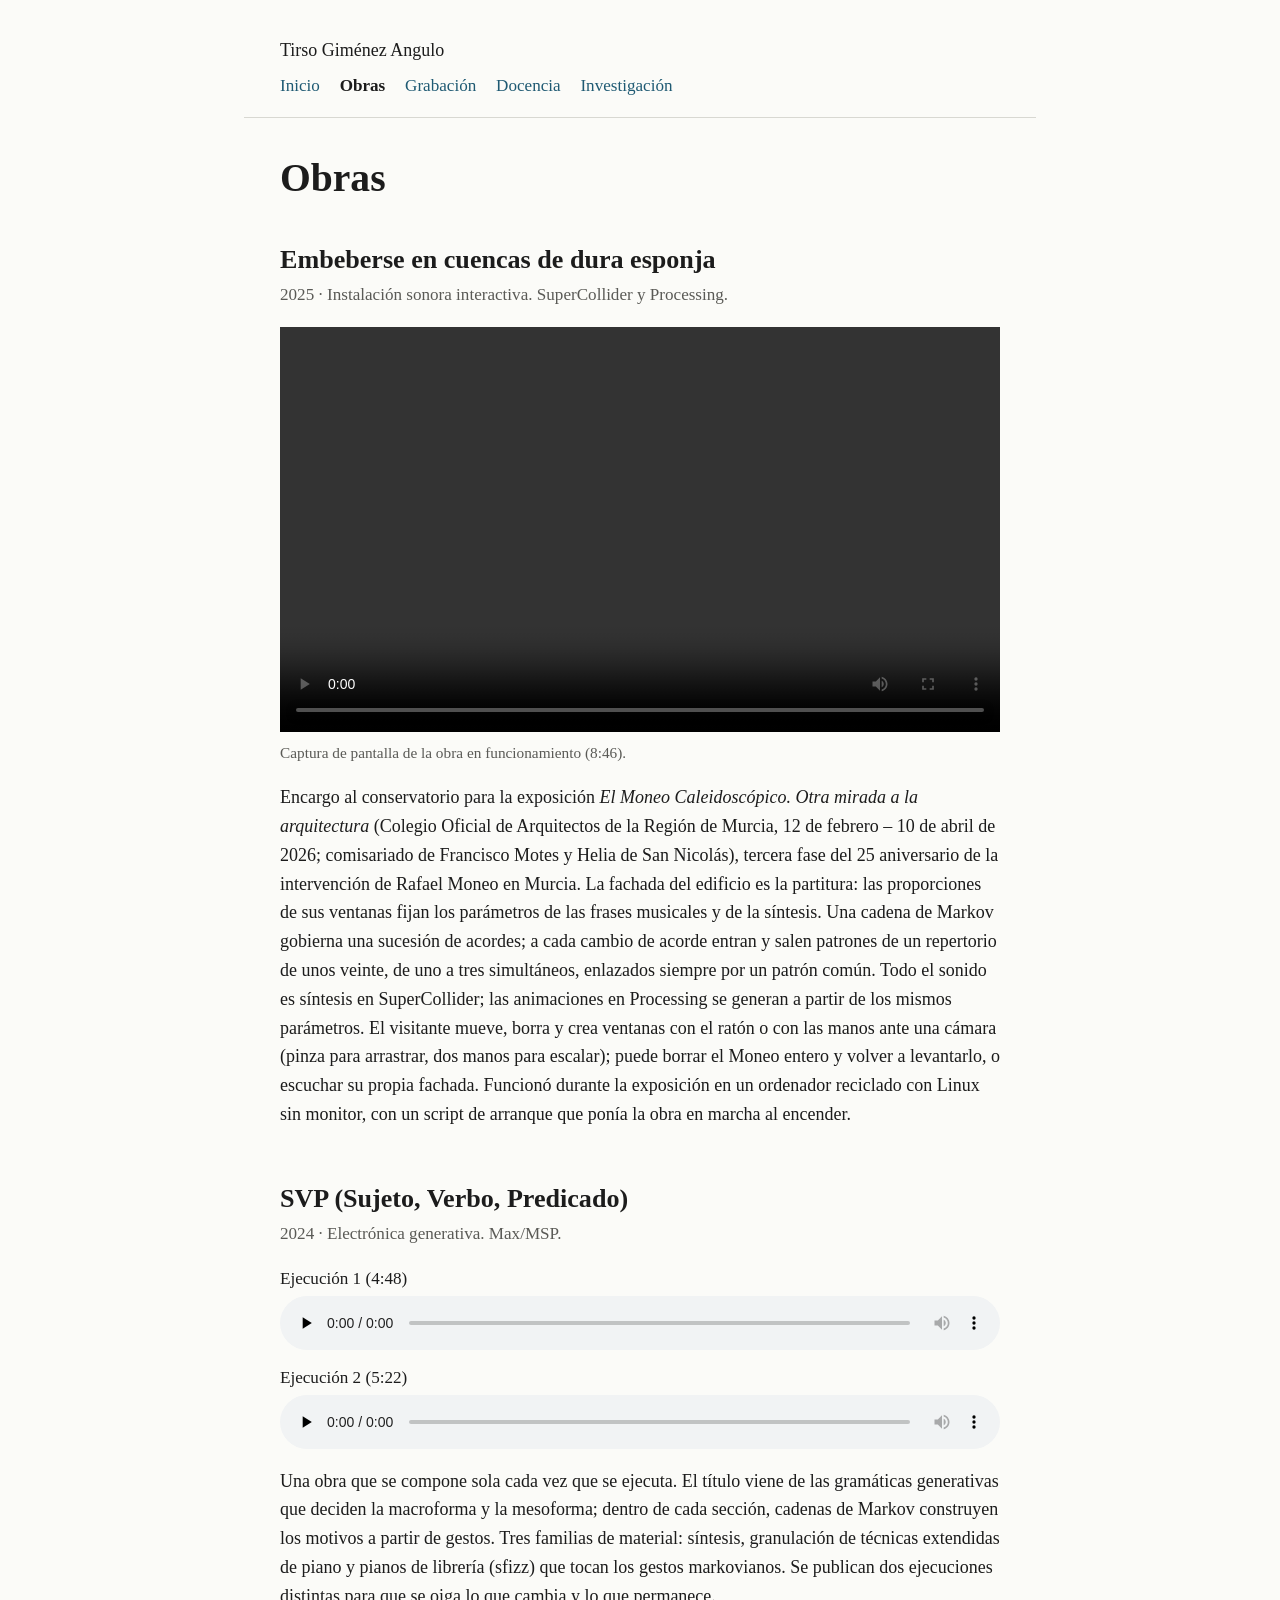
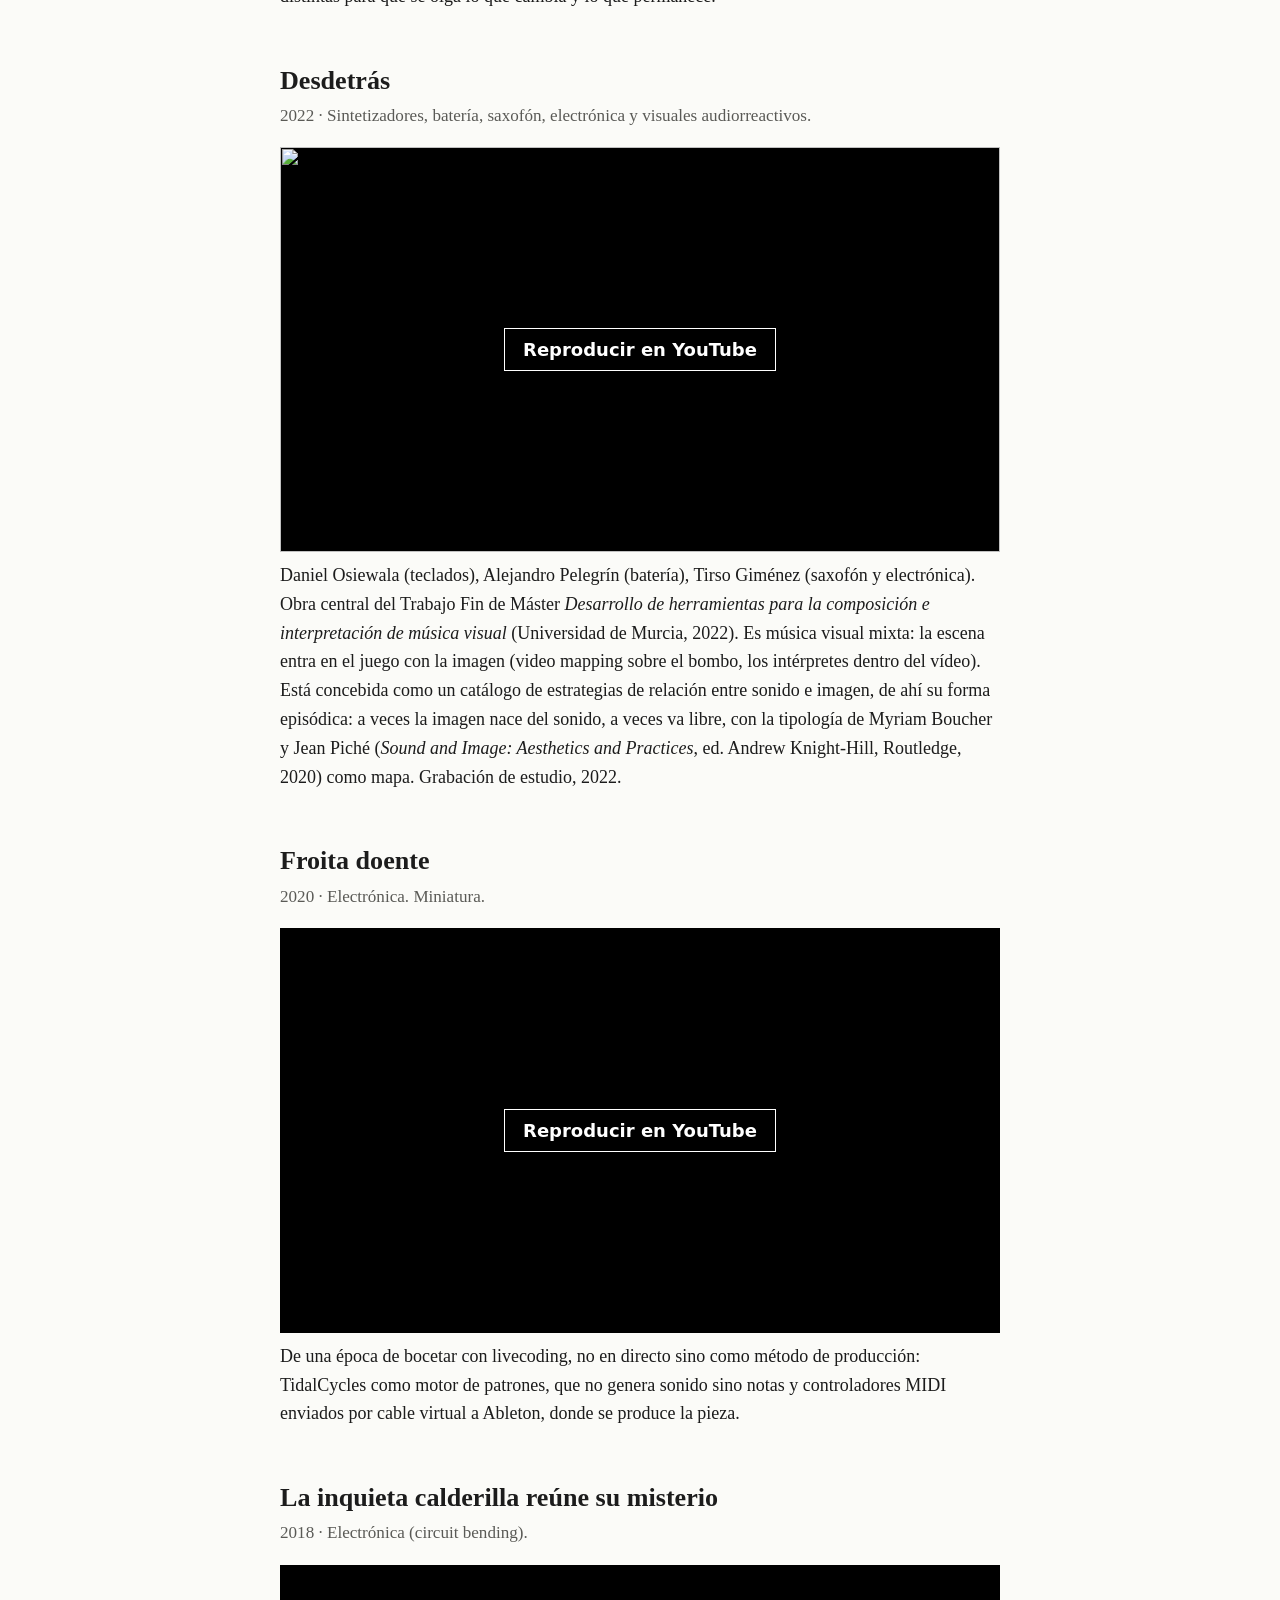
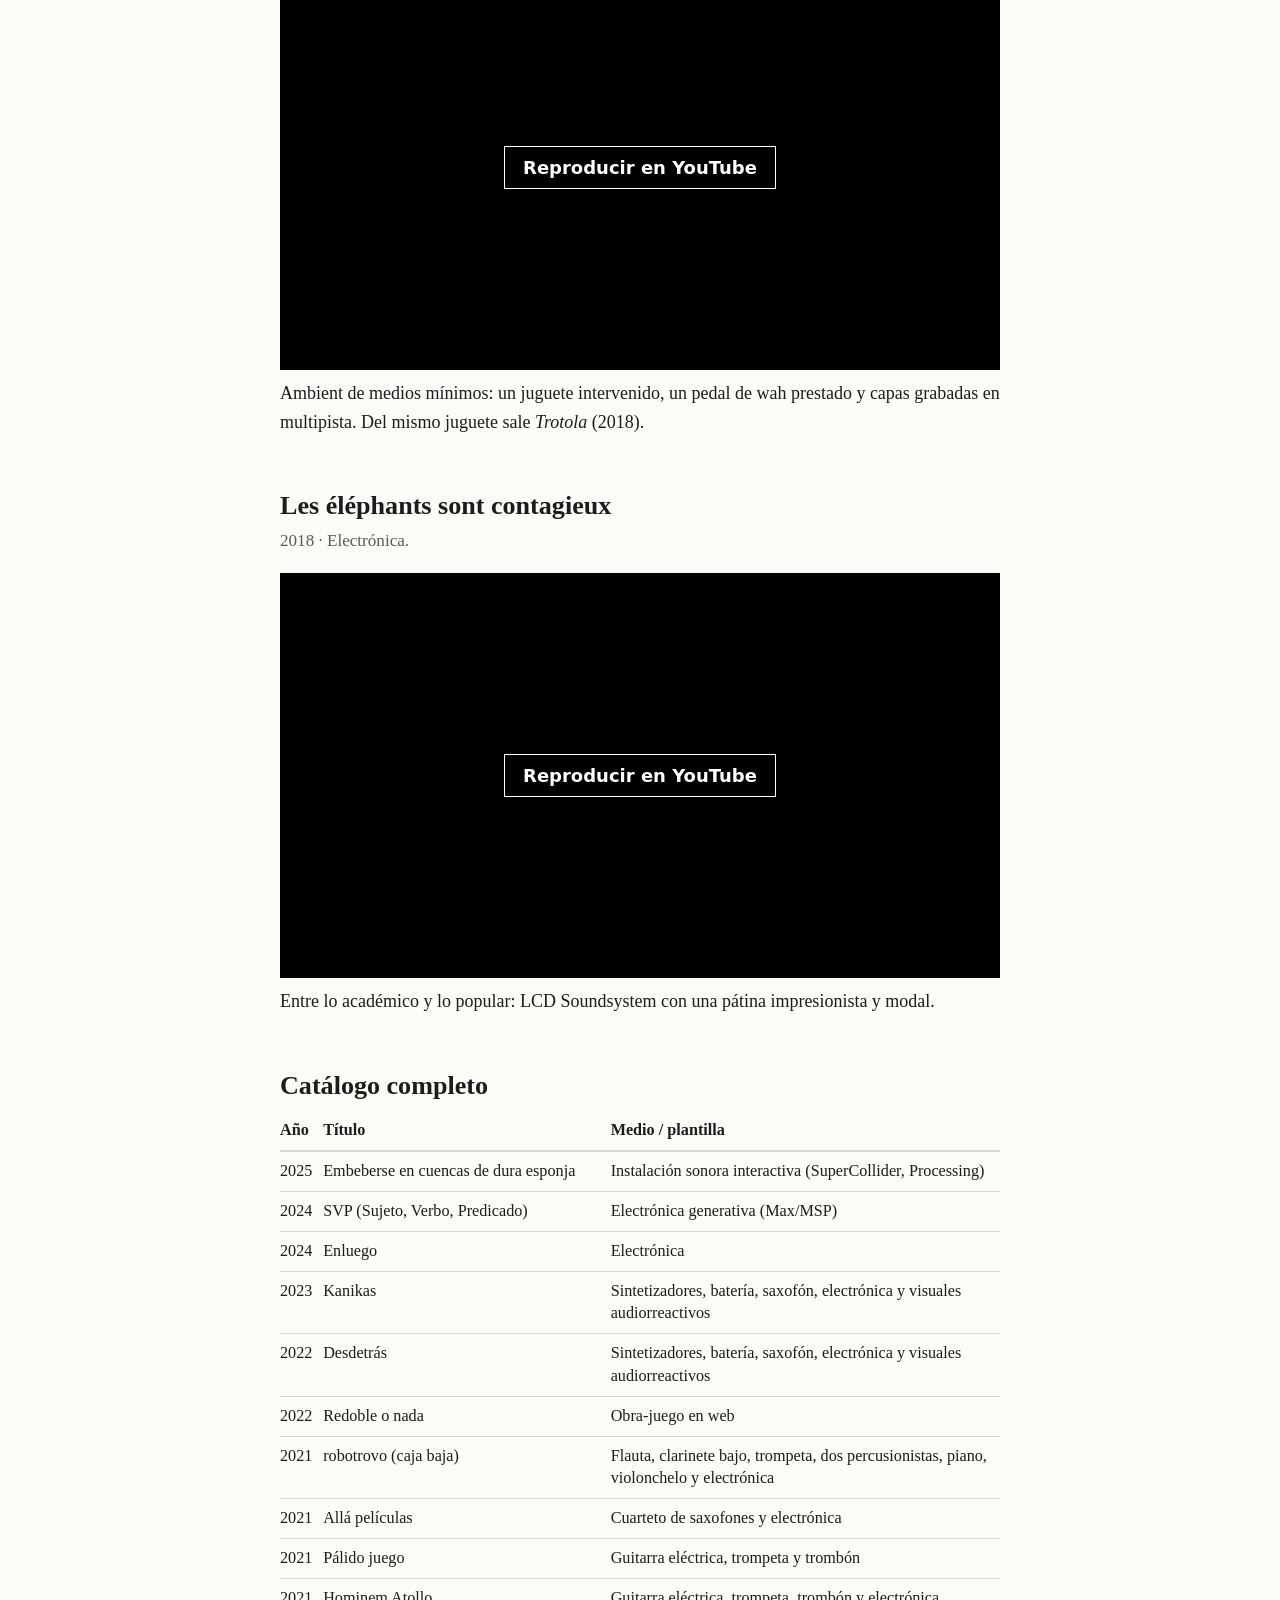
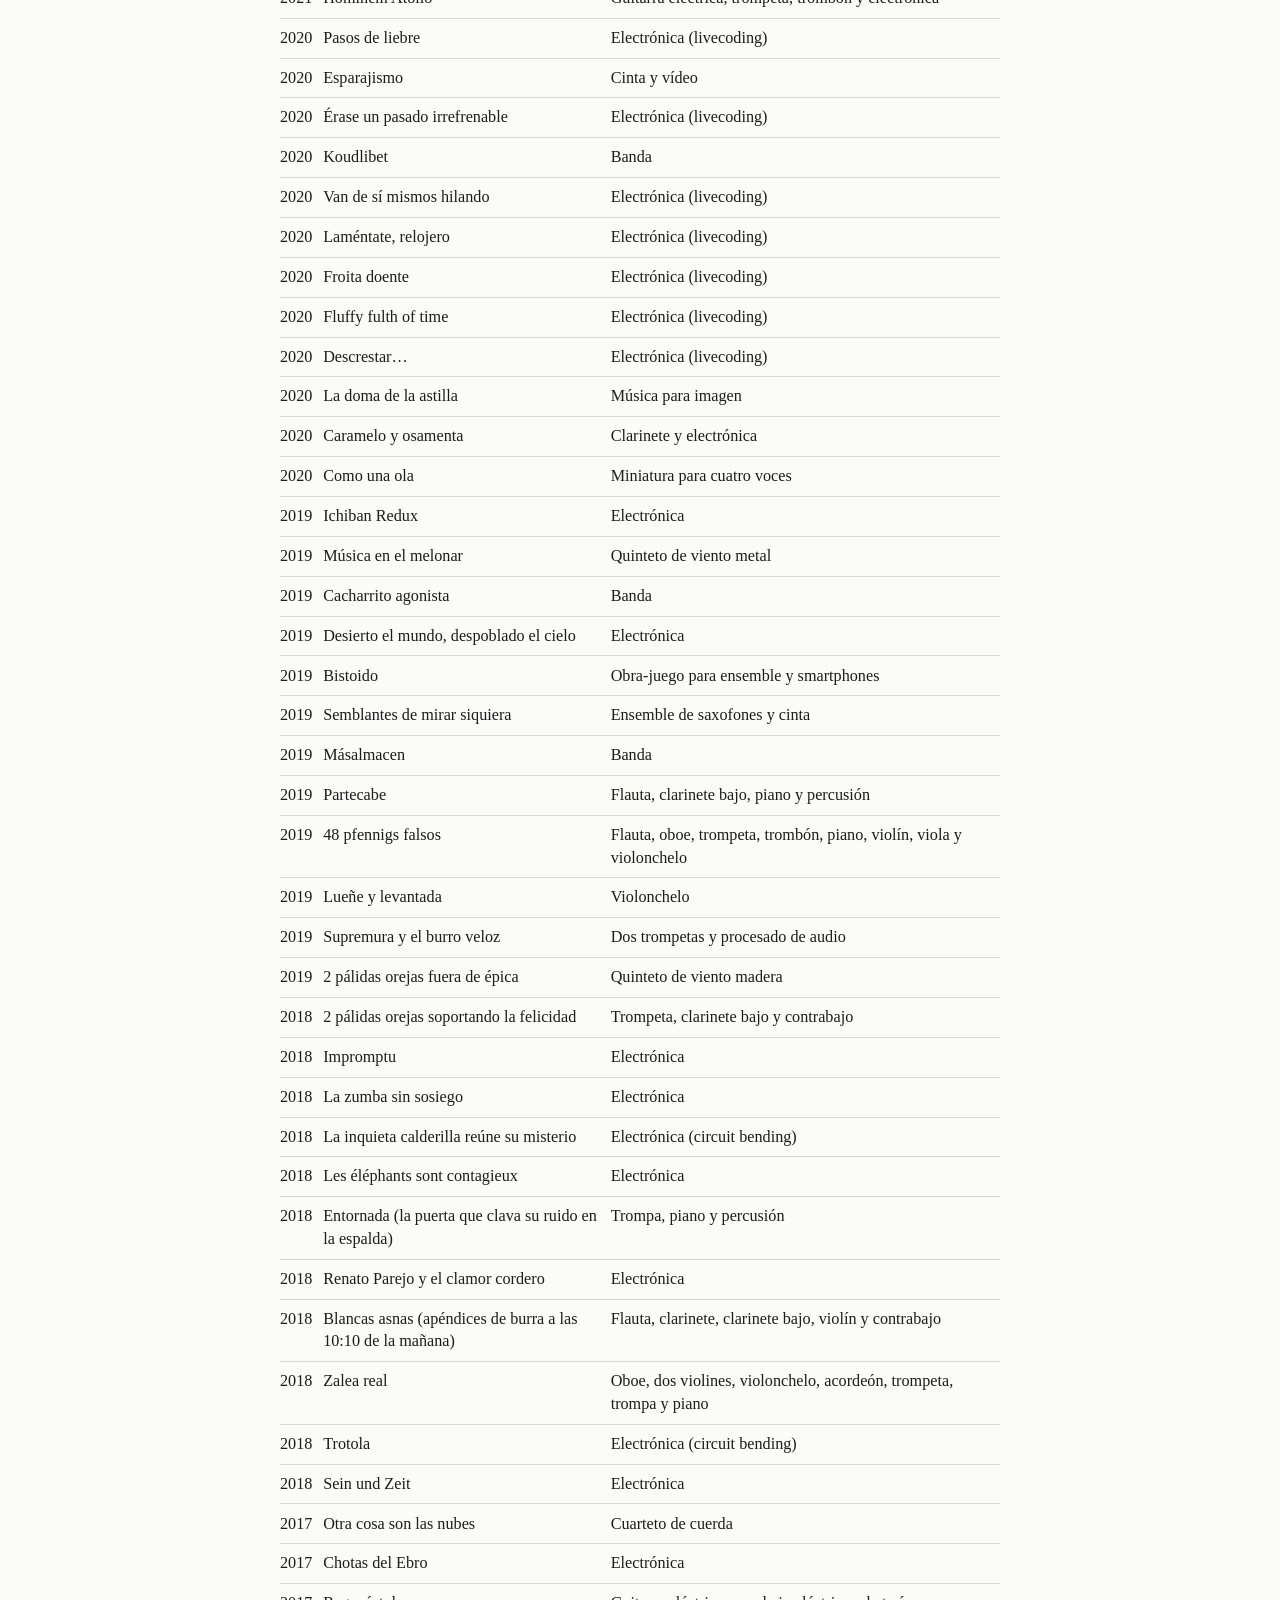
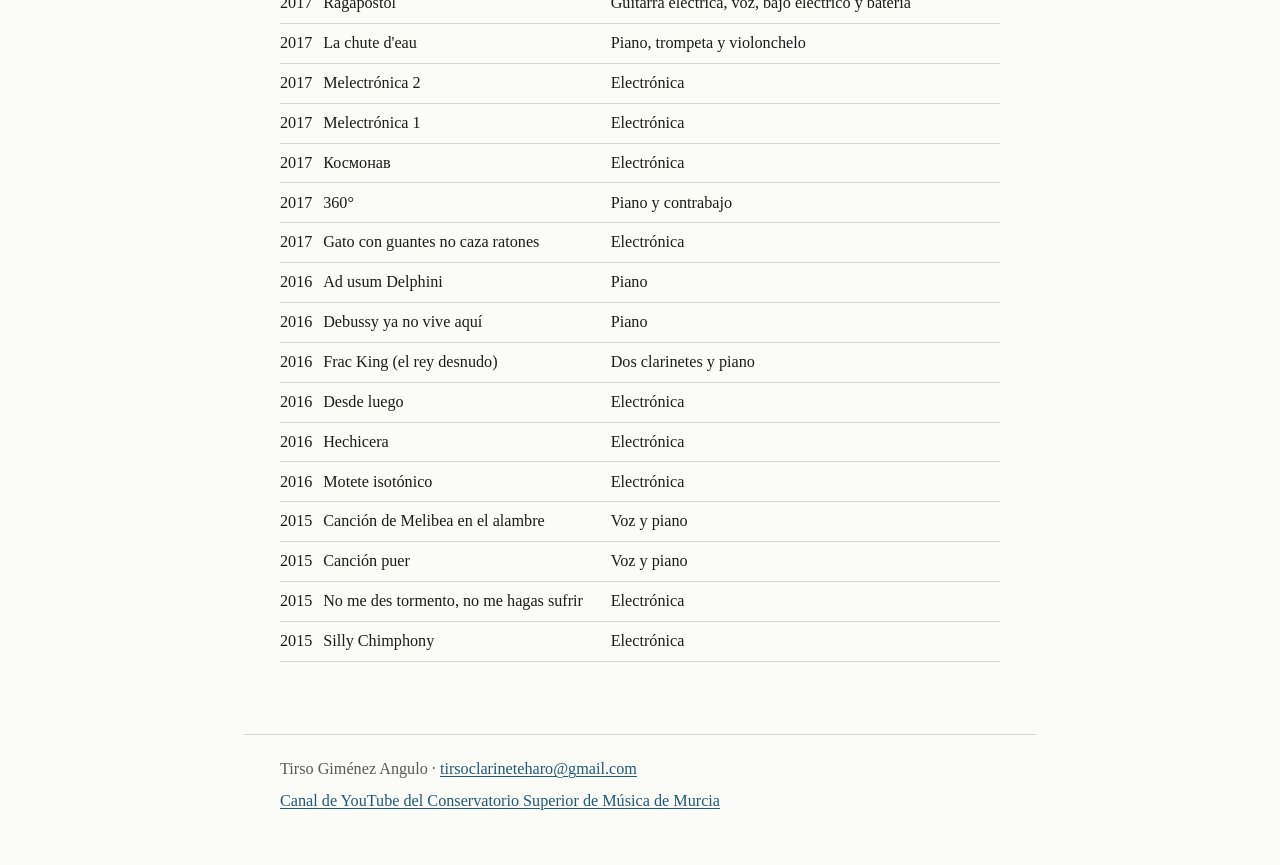
<file: obras.html>
<!DOCTYPE html>
<html lang="es">
<head>
  <meta charset="utf-8">
  <meta name="viewport" content="width=device-width, initial-scale=1">
  <title>Obras · Tirso Giménez Angulo</title>
  <meta name="description" content="Obras de Tirso Giménez Angulo: selección con audio y vídeo (instalación interactiva, electrónica generativa, música visual) y catálogo completo desde 2015.">
  <link rel="canonical" href="https://tirsogimenez.es/obras.html">
  <meta property="og:type" content="website">
  <meta property="og:locale" content="es_ES">
  <meta property="og:url" content="https://tirsogimenez.es/obras.html">
  <meta property="og:title" content="Obras · Tirso Giménez Angulo">
  <meta property="og:description" content="Selección de obras con audio y vídeo (instalación interactiva, electrónica generativa, música visual) y catálogo completo desde 2015.">
  <meta property="og:image" content="https://tirsogimenez.es/img/tirso-og.jpg">
  <meta property="og:image:width" content="1200">
  <meta property="og:image:height" content="630">
  <meta property="og:image:alt" content="Retrato de Tirso Giménez Angulo, compositor y profesor de tecnología musical">
  <meta name="twitter:card" content="summary_large_image">
  <link rel="icon" href="data:,">
  <link rel="stylesheet" href="style.css?v=2">
</head>
<body>
  <header class="cabecera">
    <p class="marca"><a href="index.html">Tirso Giménez Angulo</a></p>
    <nav aria-label="Principal">
      <ul>
        <li><a href="index.html">Inicio</a></li>
        <li><a href="obras.html" aria-current="page">Obras</a></li>
        <li><a href="grabacion.html">Grabación</a></li>
        <li><a href="docencia.html">Docencia</a></li>
        <li><a href="investigacion.html">Investigación</a></li>
      </ul>
    </nav>
  </header>

  <main>
    <h1>Obras</h1>

    <article class="ficha" id="embeberse">
      <h2>Embeberse en cuencas de dura esponja</h2>
      <p class="meta">2025 · Instalación sonora interactiva. SuperCollider y Processing.</p>
      <div class="video">
        <video controls preload="metadata" src="obras/embeberse-instalacion.mp4" width="1920" height="1080"></video>
      </div>
      <p class="credito">Captura de pantalla de la obra en funcionamiento (8:46).</p>
      <p>Encargo al conservatorio para la exposición <em>El Moneo Caleidoscópico. Otra mirada a la arquitectura</em> (Colegio Oficial de Arquitectos de la Región de Murcia, 12 de febrero – 10 de abril de 2026; comisariado de Francisco Motes y Helia de San Nicolás), tercera fase del 25 aniversario de la intervención de Rafael Moneo en Murcia. La fachada del edificio es la partitura: las proporciones de sus ventanas fijan los parámetros de las frases musicales y de la síntesis. Una cadena de Markov gobierna una sucesión de acordes; a cada cambio de acorde entran y salen patrones de un repertorio de unos veinte, de uno a tres simultáneos, enlazados siempre por un patrón común. Todo el sonido es síntesis en SuperCollider; las animaciones en Processing se generan a partir de los mismos parámetros. El visitante mueve, borra y crea ventanas con el ratón o con las manos ante una cámara (pinza para arrastrar, dos manos para escalar); puede borrar el Moneo entero y volver a levantarlo, o escuchar su propia fachada. Funcionó durante la exposición en un ordenador reciclado con Linux sin monitor, con un script de arranque que ponía la obra en marcha al encender.</p>
    </article>

    <article class="ficha" id="svp">
      <h2>SVP (Sujeto, Verbo, Predicado)</h2>
      <p class="meta">2024 · Electrónica generativa. Max/MSP.</p>
      <div class="audio">
        <p>Ejecución 1 (4:48)</p>
        <audio controls preload="none" src="obras/svp-ejecucion-1.mp3"></audio>
        <p>Ejecución 2 (5:22)</p>
        <audio controls preload="none" src="obras/svp-ejecucion-2.mp3"></audio>
      </div>
      <p>Una obra que se compone sola cada vez que se ejecuta. El título viene de las gramáticas generativas que deciden la macroforma y la mesoforma; dentro de cada sección, cadenas de Markov construyen los motivos a partir de gestos. Tres familias de material: síntesis, granulación de técnicas extendidas de piano y pianos de librería (sfizz) que tocan los gestos markovianos. Se publican dos ejecuciones distintas para que se oiga lo que cambia y lo que permanece.</p>
    </article>

    <article class="ficha" id="desdetras">
      <h2>Desdetrás</h2>
      <p class="meta">2022 · Sintetizadores, batería, saxofón, electrónica y visuales audiorreactivos.</p>
      <div class="video">
        <iframe src="https://www.youtube-nocookie.com/embed/9NnQgZ1x4uo" srcdoc="<style>html,body{margin:0;height:100%;background:#000}a{display:flex;align-items:center;justify-content:center;width:100%;height:100%;text-decoration:none;color:#fff}img{position:absolute;inset:0;width:100%;height:100%;object-fit:cover}span{position:relative;padding:.5em 1em;background:rgba(0,0,0,.72);font:600 18px/1.3 system-ui,sans-serif;border:1px solid #fff}</style><a href='https://www.youtube-nocookie.com/embed/9NnQgZ1x4uo?autoplay=1'><img src='https://i.ytimg.com/vi/9NnQgZ1x4uo/hqdefault.jpg' alt=''><span>Reproducir en YouTube</span></a>" title="Desdetrás (2022), vídeo en YouTube" loading="lazy" allow="autoplay; encrypted-media; picture-in-picture" referrerpolicy="strict-origin-when-cross-origin" allowfullscreen></iframe>
      </div>
      <p>Daniel Osiewala (teclados), Alejandro Pelegrín (batería), Tirso Giménez (saxofón y electrónica). Obra central del Trabajo Fin de Máster <em>Desarrollo de herramientas para la composición e interpretación de música visual</em> (Universidad de Murcia, 2022). Es música visual mixta: la escena entra en el juego con la imagen (video mapping sobre el bombo, los intérpretes dentro del vídeo). Está concebida como un catálogo de estrategias de relación entre sonido e imagen, de ahí su forma episódica: a veces la imagen nace del sonido, a veces va libre, con la tipología de Myriam Boucher y Jean Piché (<em>Sound and Image: Aesthetics and Practices</em>, ed. Andrew Knight-Hill, Routledge, 2020) como mapa. Grabación de estudio, 2022.</p>
    </article>

    <article class="ficha" id="froita">
      <h2>Froita doente</h2>
      <p class="meta">2020 · Electrónica. Miniatura.</p>
      <div class="video">
        <iframe src="https://www.youtube-nocookie.com/embed/BXzxwRyokK4" srcdoc="<style>html,body{margin:0;height:100%;background:#000}a{display:flex;align-items:center;justify-content:center;width:100%;height:100%;text-decoration:none;color:#fff}img{position:absolute;inset:0;width:100%;height:100%;object-fit:cover}span{position:relative;padding:.5em 1em;background:rgba(0,0,0,.72);font:600 18px/1.3 system-ui,sans-serif;border:1px solid #fff}</style><a href='https://www.youtube-nocookie.com/embed/BXzxwRyokK4?autoplay=1'><span>Reproducir en YouTube</span></a>" title="Froita doente (2020), vídeo en YouTube" loading="lazy" allow="autoplay; encrypted-media; picture-in-picture" referrerpolicy="strict-origin-when-cross-origin" allowfullscreen></iframe>
      </div>
      <p>De una época de bocetar con livecoding, no en directo sino como método de producción: TidalCycles como motor de patrones, que no genera sonido sino notas y controladores MIDI enviados por cable virtual a Ableton, donde se produce la pieza.</p>
    </article>

    <article class="ficha" id="calderilla">
      <h2>La inquieta calderilla reúne su misterio</h2>
      <p class="meta">2018 · Electrónica (circuit bending).</p>
      <div class="video">
        <iframe src="https://www.youtube-nocookie.com/embed/Fs6HD9kxARE" srcdoc="<style>html,body{margin:0;height:100%;background:#000}a{display:flex;align-items:center;justify-content:center;width:100%;height:100%;text-decoration:none;color:#fff}img{position:absolute;inset:0;width:100%;height:100%;object-fit:cover}span{position:relative;padding:.5em 1em;background:rgba(0,0,0,.72);font:600 18px/1.3 system-ui,sans-serif;border:1px solid #fff}</style><a href='https://www.youtube-nocookie.com/embed/Fs6HD9kxARE?autoplay=1'><span>Reproducir en YouTube</span></a>" title="La inquieta calderilla reúne su misterio (2018), vídeo en YouTube" loading="lazy" allow="autoplay; encrypted-media; picture-in-picture" referrerpolicy="strict-origin-when-cross-origin" allowfullscreen></iframe>
      </div>
      <p>Ambient de medios mínimos: un juguete intervenido, un pedal de wah prestado y capas grabadas en multipista. Del mismo juguete sale <em>Trotola</em> (2018).</p>
    </article>

    <article class="ficha" id="elephants">
      <h2>Les éléphants sont contagieux</h2>
      <p class="meta">2018 · Electrónica.</p>
      <div class="video">
        <iframe src="https://www.youtube-nocookie.com/embed/A0sMkl8RATo" srcdoc="<style>html,body{margin:0;height:100%;background:#000}a{display:flex;align-items:center;justify-content:center;width:100%;height:100%;text-decoration:none;color:#fff}img{position:absolute;inset:0;width:100%;height:100%;object-fit:cover}span{position:relative;padding:.5em 1em;background:rgba(0,0,0,.72);font:600 18px/1.3 system-ui,sans-serif;border:1px solid #fff}</style><a href='https://www.youtube-nocookie.com/embed/A0sMkl8RATo?autoplay=1'><span>Reproducir en YouTube</span></a>" title="Les éléphants sont contagieux (2018), vídeo en YouTube" loading="lazy" allow="autoplay; encrypted-media; picture-in-picture" referrerpolicy="strict-origin-when-cross-origin" allowfullscreen></iframe>
      </div>
      <p>Entre lo académico y lo popular: LCD Soundsystem con una pátina impresionista y modal.</p>
    </article>

    <h2 id="catalogo">Catálogo completo</h2>
    <div class="tabla">
      <table>
        <thead>
          <tr><th class="num">Año</th><th>Título</th><th>Medio / plantilla</th></tr>
        </thead>
        <tbody>
          <tr><td class="num">2025</td><td>Embeberse en cuencas de dura esponja</td><td>Instalación sonora interactiva (SuperCollider, Processing)</td></tr>
          <tr><td class="num">2024</td><td>SVP (Sujeto, Verbo, Predicado)</td><td>Electrónica generativa (Max/MSP)</td></tr>
          <tr><td class="num">2024</td><td>Enluego</td><td>Electrónica</td></tr>
          <tr><td class="num">2023</td><td>Kanikas</td><td>Sintetizadores, batería, saxofón, electrónica y visuales audiorreactivos</td></tr>
          <tr><td class="num">2022</td><td>Desdetrás</td><td>Sintetizadores, batería, saxofón, electrónica y visuales audiorreactivos</td></tr>
          <tr><td class="num">2022</td><td>Redoble o nada</td><td>Obra-juego en web</td></tr>
          <tr><td class="num">2021</td><td>robotrovo (caja baja)</td><td>Flauta, clarinete bajo, trompeta, dos percusionistas, piano, violonchelo y electrónica</td></tr>
          <tr><td class="num">2021</td><td>Allá películas</td><td>Cuarteto de saxofones y electrónica</td></tr>
          <tr><td class="num">2021</td><td>Pálido juego</td><td>Guitarra eléctrica, trompeta y trombón</td></tr>
          <tr><td class="num">2021</td><td>Hominem Atollo</td><td>Guitarra eléctrica, trompeta, trombón y electrónica</td></tr>
          <tr><td class="num">2020</td><td>Pasos de liebre</td><td>Electrónica (livecoding)</td></tr>
          <tr><td class="num">2020</td><td>Esparajismo</td><td>Cinta y vídeo</td></tr>
          <tr><td class="num">2020</td><td>Érase un pasado irrefrenable</td><td>Electrónica (livecoding)</td></tr>
          <tr><td class="num">2020</td><td>Koudlibet</td><td>Banda</td></tr>
          <tr><td class="num">2020</td><td>Van de sí mismos hilando</td><td>Electrónica (livecoding)</td></tr>
          <tr><td class="num">2020</td><td>Laméntate, relojero</td><td>Electrónica (livecoding)</td></tr>
          <tr><td class="num">2020</td><td>Froita doente</td><td>Electrónica (livecoding)</td></tr>
          <tr><td class="num">2020</td><td>Fluffy fulth of time</td><td>Electrónica (livecoding)</td></tr>
          <tr><td class="num">2020</td><td>Descrestar…</td><td>Electrónica (livecoding)</td></tr>
          <tr><td class="num">2020</td><td>La doma de la astilla</td><td>Música para imagen</td></tr>
          <tr><td class="num">2020</td><td>Caramelo y osamenta</td><td>Clarinete y electrónica</td></tr>
          <tr><td class="num">2020</td><td>Como una ola</td><td>Miniatura para cuatro voces</td></tr>
          <tr><td class="num">2019</td><td>Ichiban Redux</td><td>Electrónica</td></tr>
          <tr><td class="num">2019</td><td>Música en el melonar</td><td>Quinteto de viento metal</td></tr>
          <tr><td class="num">2019</td><td>Cacharrito agonista</td><td>Banda</td></tr>
          <tr><td class="num">2019</td><td>Desierto el mundo, despoblado el cielo</td><td>Electrónica</td></tr>
          <tr><td class="num">2019</td><td>Bistoido</td><td>Obra-juego para ensemble y smartphones</td></tr>
          <tr><td class="num">2019</td><td>Semblantes de mirar siquiera</td><td>Ensemble de saxofones y cinta</td></tr>
          <tr><td class="num">2019</td><td>Másalmacen</td><td>Banda</td></tr>
          <tr><td class="num">2019</td><td>Partecabe</td><td>Flauta, clarinete bajo, piano y percusión</td></tr>
          <tr><td class="num">2019</td><td>48 pfennigs falsos</td><td>Flauta, oboe, trompeta, trombón, piano, violín, viola y violonchelo</td></tr>
          <tr><td class="num">2019</td><td>Lueñe y levantada</td><td>Violonchelo</td></tr>
          <tr><td class="num">2019</td><td>Supremura y el burro veloz</td><td>Dos trompetas y procesado de audio</td></tr>
          <tr><td class="num">2019</td><td>2 pálidas orejas fuera de épica</td><td>Quinteto de viento madera</td></tr>
          <tr><td class="num">2018</td><td>2 pálidas orejas soportando la felicidad</td><td>Trompeta, clarinete bajo y contrabajo</td></tr>
          <tr><td class="num">2018</td><td>Impromptu</td><td>Electrónica</td></tr>
          <tr><td class="num">2018</td><td>La zumba sin sosiego</td><td>Electrónica</td></tr>
          <tr><td class="num">2018</td><td>La inquieta calderilla reúne su misterio</td><td>Electrónica (circuit bending)</td></tr>
          <tr><td class="num">2018</td><td>Les éléphants sont contagieux</td><td>Electrónica</td></tr>
          <tr><td class="num">2018</td><td>Entornada (la puerta que clava su ruido en la espalda)</td><td>Trompa, piano y percusión</td></tr>
          <tr><td class="num">2018</td><td>Renato Parejo y el clamor cordero</td><td>Electrónica</td></tr>
          <tr><td class="num">2018</td><td>Blancas asnas (apéndices de burra a las 10:10 de la mañana)</td><td>Flauta, clarinete, clarinete bajo, violín y contrabajo</td></tr>
          <tr><td class="num">2018</td><td>Zalea real</td><td>Oboe, dos violines, violonchelo, acordeón, trompeta, trompa y piano</td></tr>
          <tr><td class="num">2018</td><td>Trotola</td><td>Electrónica (circuit bending)</td></tr>
          <tr><td class="num">2018</td><td>Sein und Zeit</td><td>Electrónica</td></tr>
          <tr><td class="num">2017</td><td>Otra cosa son las nubes</td><td>Cuarteto de cuerda</td></tr>
          <tr><td class="num">2017</td><td>Chotas del Ebro</td><td>Electrónica</td></tr>
          <tr><td class="num">2017</td><td>Ragapóstol</td><td>Guitarra eléctrica, voz, bajo eléctrico y batería</td></tr>
          <tr><td class="num">2017</td><td>La chute d'eau</td><td>Piano, trompeta y violonchelo</td></tr>
          <tr><td class="num">2017</td><td>Melectrónica 2</td><td>Electrónica</td></tr>
          <tr><td class="num">2017</td><td>Melectrónica 1</td><td>Electrónica</td></tr>
          <tr><td class="num">2017</td><td>Космонав</td><td>Electrónica</td></tr>
          <tr><td class="num">2017</td><td>360°</td><td>Piano y contrabajo</td></tr>
          <tr><td class="num">2017</td><td>Gato con guantes no caza ratones</td><td>Electrónica</td></tr>
          <tr><td class="num">2016</td><td>Ad usum Delphini</td><td>Piano</td></tr>
          <tr><td class="num">2016</td><td>Debussy ya no vive aquí</td><td>Piano</td></tr>
          <tr><td class="num">2016</td><td>Frac King (el rey desnudo)</td><td>Dos clarinetes y piano</td></tr>
          <tr><td class="num">2016</td><td>Desde luego</td><td>Electrónica</td></tr>
          <tr><td class="num">2016</td><td>Hechicera</td><td>Electrónica</td></tr>
          <tr><td class="num">2016</td><td>Motete isotónico</td><td>Electrónica</td></tr>
          <tr><td class="num">2015</td><td>Canción de Melibea en el alambre</td><td>Voz y piano</td></tr>
          <tr><td class="num">2015</td><td>Canción puer</td><td>Voz y piano</td></tr>
          <tr><td class="num">2015</td><td>No me des tormento, no me hagas sufrir</td><td>Electrónica</td></tr>
          <tr><td class="num">2015</td><td>Silly Chimphony</td><td>Electrónica</td></tr>
        </tbody>
      </table>
    </div>
  </main>

  <footer class="pie">
    <p>Tirso Giménez Angulo · <a href="mailto:tirsoclarineteharo@gmail.com">tirsoclarineteharo@gmail.com</a></p>
    <p><a href="https://www.youtube.com/@CSMMassotti/videos">Canal de YouTube del Conservatorio Superior de Música de Murcia</a></p>
  </footer>
</body>
</html>
</file>
<file: style.css>
/* tirsogimenez.es — hoja de estilo compartida */

:root {
  --fondo: #fbfbf8;
  --texto: #1c1c1c;
  --suave: #5a5a56;
  --acento: #1f5a73;
  --linea: #d8d8d2;
  --ancho: 40rem;
}

html {
  font-size: 18px;
  -webkit-text-size-adjust: 100%;
}

body {
  margin: 0;
  background: var(--fondo);
  color: var(--texto);
  font-family: Charter, "Bitstream Charter", "Iowan Old Style", "Palatino Linotype", Palatino, Georgia, "Times New Roman", serif;
  line-height: 1.6;
}

a {
  color: var(--acento);
  text-decoration-thickness: 1px;
  text-underline-offset: 0.15em;
}

a:hover,
a:focus {
  text-decoration-thickness: 2px;
}

h1, h2, h3 {
  font-weight: 600;
  line-height: 1.25;
  margin: 0 0 0.5rem;
}

h1 { font-size: 1.9rem; margin-top: 1.5rem; }
h2 { font-size: 1.45rem; margin-top: 2.5rem; }
h3 { font-size: 1.15rem; margin-top: 2rem; }

p, ul, ol { margin: 0 0 1rem; }

small, .meta, .credito, .pie { color: var(--suave); }

/* Cabecera y navegación */

.cabecera, main, .pie {
  max-width: var(--ancho);
  margin: 0 auto;
  padding: 0 1rem;
}

.cabecera {
  padding-top: 1.25rem;
  padding-bottom: 1rem;
  border-bottom: 1px solid var(--linea);
}

.marca {
  margin: 0 0 0.4rem;
  font-size: 1rem;
}

.marca a {
  color: var(--texto);
  text-decoration: none;
}

.cabecera nav ul {
  list-style: none;
  margin: 0;
  padding: 0;
  display: flex;
  flex-wrap: wrap;
  gap: 0.25rem 1.1rem;
  font-size: 0.95rem;
}

.cabecera nav a {
  text-decoration: none;
}

.cabecera nav a:hover,
.cabecera nav a:focus {
  text-decoration: underline;
}

.cabecera nav a[aria-current="page"] {
  color: var(--texto);
  font-weight: 600;
}

/* Portada */

.subtitulo {
  font-size: 1.05rem;
  color: var(--suave);
  margin-bottom: 2rem;
}

.retrato {
  display: block;
  width: 100%;
  max-width: 15rem;
  height: auto;
  margin: 0 0 1.5rem;
}

.declaracion {
  clear: both;
  margin-top: 2.5rem;
  padding-left: 1rem;
  border-left: 3px solid var(--acento);
}

/* Fichas */

.ficha {
  margin: 2.25rem 0 3rem;
}

.ficha h2, .ficha h3 {
  margin-top: 0;
  margin-bottom: 0.25rem;
}

.meta {
  margin: 0 0 1rem;
  font-size: 0.95rem;
}

.video {
  width: 100%;
  aspect-ratio: 16 / 9;
  background: #000;
  margin: 0 0 0.5rem;
}

.video iframe,
.video video {
  display: block;
  width: 100%;
  height: 100%;
  border: 0;
}

.credito {
  margin: 0 0 1rem;
  font-size: 0.85rem;
}

.audio {
  margin: 0 0 1rem;
}

.audio p {
  margin: 0 0 0.2rem;
  font-size: 0.95rem;
}

audio {
  display: block;
  width: 100%;
  margin-bottom: 0.75rem;
}

.ficha img {
  display: block;
  width: 100%;
  height: auto;
  border: 1px solid var(--linea);
  margin: 0 0 1rem;
}

/* Tablas */

.tabla {
  overflow-x: auto;
  margin: 0 0 1.5rem;
}

table {
  border-collapse: collapse;
  width: 100%;
  font-size: 0.9rem;
  line-height: 1.4;
}

th, td {
  text-align: left;
  vertical-align: top;
  padding: 0.45rem 0.6rem 0.45rem 0;
  border-bottom: 1px solid var(--linea);
}

th {
  font-weight: 600;
  border-bottom-width: 2px;
}

td.num, th.num {
  white-space: nowrap;
}

/* Listas plegadas */

details {
  border-top: 1px solid var(--linea);
  padding: 0.5rem 0;
}

details:last-of-type {
  border-bottom: 1px solid var(--linea);
}

summary {
  cursor: pointer;
  font-weight: 600;
  padding: 0.25rem 0;
}

details ul {
  padding-left: 1.2rem;
  margin: 0.5rem 0 0.75rem;
  font-size: 0.95rem;
}

details li {
  margin-bottom: 0.45rem;
}

.cita {
  color: var(--suave);
  font-size: 0.85rem;
}

/* Pie */

.pie {
  margin-top: 4rem;
  padding-top: 1.25rem;
  padding-bottom: 2.5rem;
  border-top: 1px solid var(--linea);
  font-size: 0.9rem;
}

.pie p {
  margin: 0 0 0.3rem;
}

@media (min-width: 48em) {
  .cabecera, main, .pie {
    padding-left: 2rem;
    padding-right: 2rem;
  }
  .cabecera {
    padding-top: 2rem;
  }
  h1 {
    font-size: 2.2rem;
    margin-top: 2rem;
  }
  .retrato {
    float: right;
    width: 14rem;
    margin: 0.35rem 0 1rem 1.75rem;
  }
}
</file>
